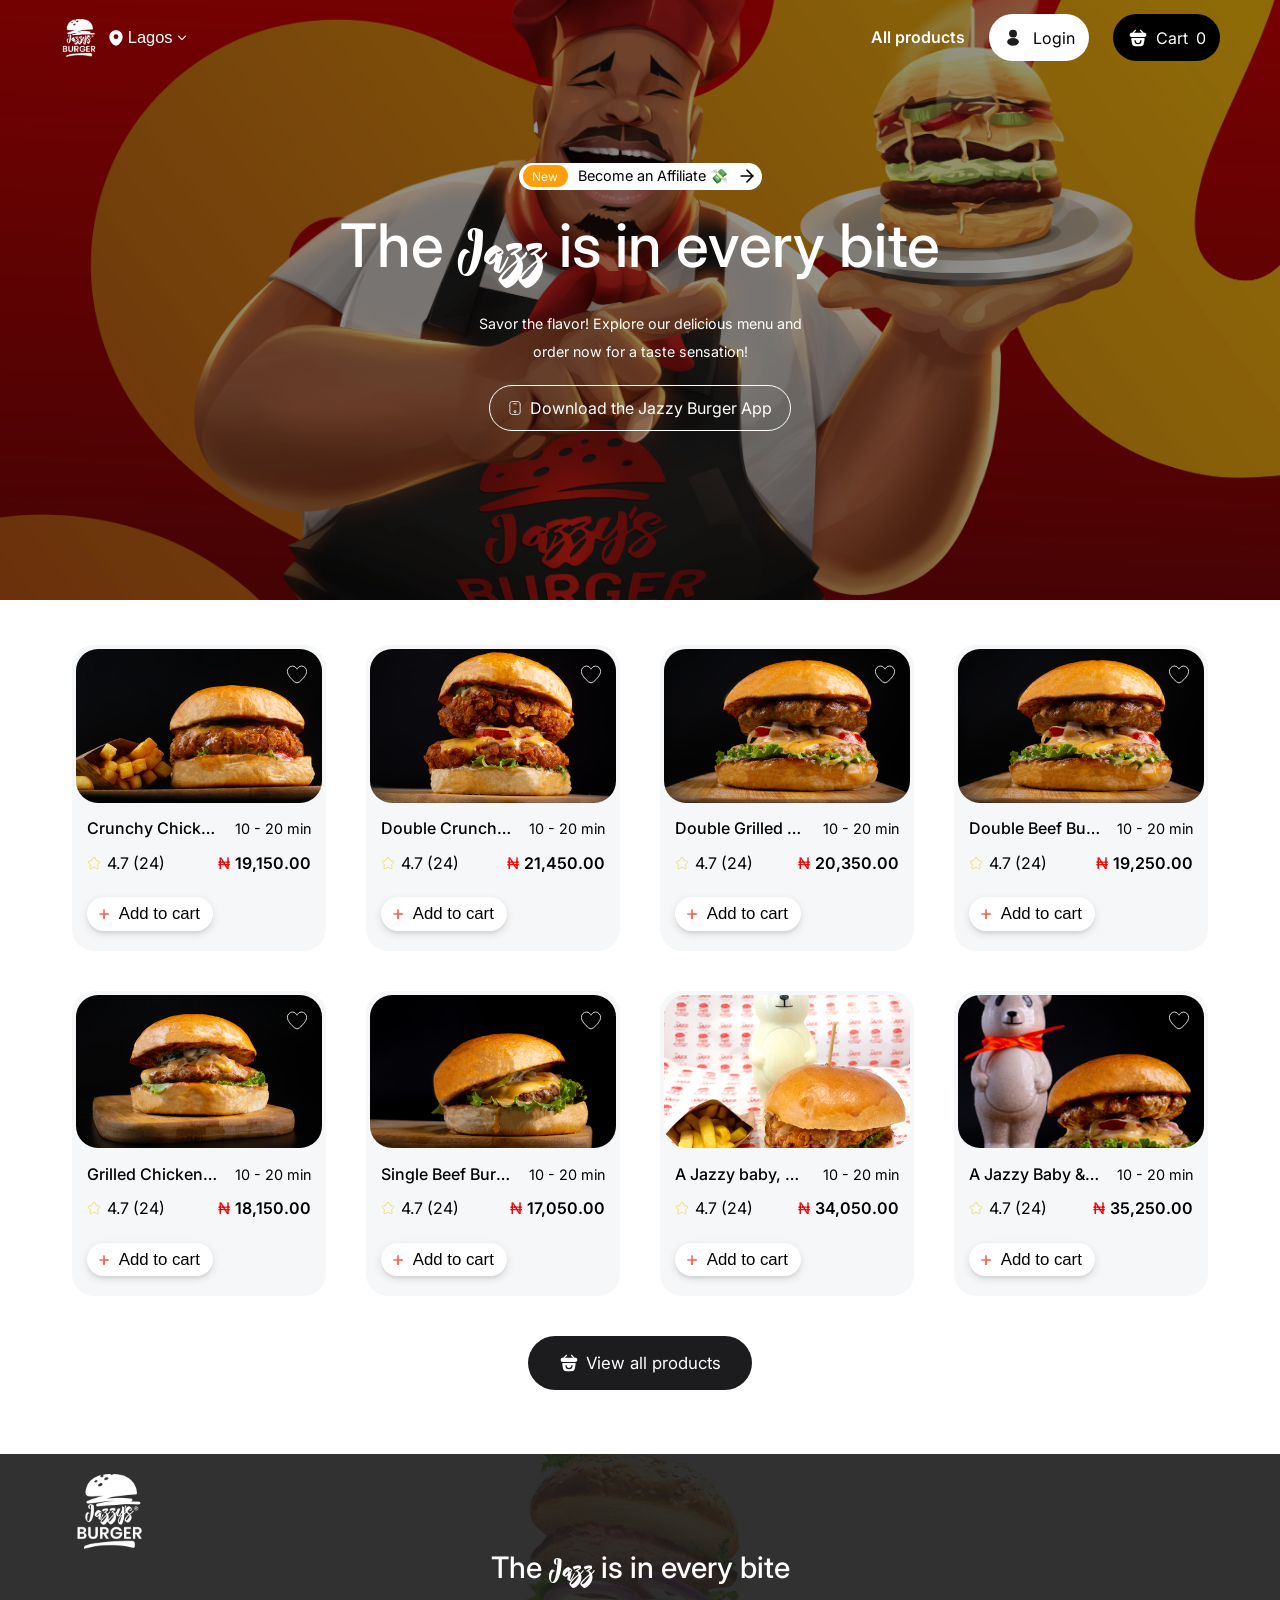
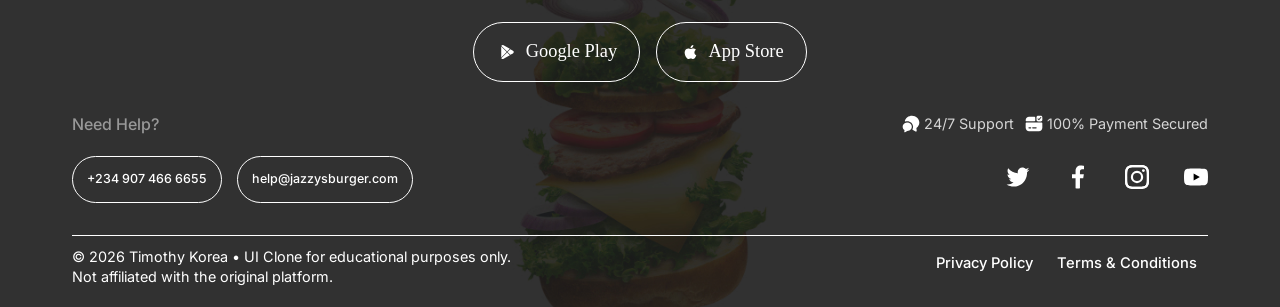
<file: index.html>
<!DOCTYPE html>
<html lang="en">
<head>
    <meta charset="UTF-8">
    <meta name="viewport" content="width=device-width, initial-scale=1.0">
    <meta name="author" content="Timothy korea">
    <meta name="description" content="Frontend clone project of the Jazzy Burger website built with semantic HTML, modern CSS, and vanilla JavaScript for layout and UI recreation practice.">

    <title>Jazzy's Burger: Clone</title>

    <!-- fonts -->
    <link href="https://fonts.googleapis.com/css2?family=Inter:ital,opsz,wght@0,14..32,100..900;1,14..32,100..900&display=swap" rel="stylesheet">

    <!-- favicon -->
    <link href="[data-uri]" rel="icon" type="image/x-icon">

    <!-- my css -->
    <link rel="stylesheet" href="css/base.css">
    <link rel="stylesheet" href="css/component.css">
    <link rel="stylesheet" href="css/layout.css">
    <link rel="stylesheet" href="css/media.css">

    <script type="module" defer src="js/app.js"></script>
</head>

<body>
    
    <section class="hero-section">
    <header class="site-header" role="banner">
            <div class="header-left">
                <img src="assets/images/logo-light.webp" class="logo-img" alt="jazzy burger">
                <button aria-label="choose location" class="location-control" type="button">
                    <svg xmlns="http://www.w3.org/2000/svg" width="18" height="18" fill="none"><path fill="#fff" cursor="pointer" d="M15.465 6.338C14.678 2.873 11.655 1.313 9 1.313h-.007c-2.648 0-5.678 1.552-6.465 5.017-.878 3.87 1.492 7.147 3.637 9.21A4.08 4.08 0 0 0 9 16.688c1.02 0 2.04-.383 2.828-1.148 2.145-2.062 4.515-5.332 3.637-9.202M9 10.095a2.362 2.362 0 1 1 0-4.724 2.362 2.362 0 0 1 0 4.724"></path></svg>
                    <span class="location">Lagos</span>
                    <svg xmlns="http://www.w3.org/2000/svg" fill="none" viewBox="0 0 24 24" class="Icon icon-chevron" style="cursor: pointer; width: 14px; height: 14px;"><path fill="#fff" d="M18.71 8.21a1 1 0 0 0-1.42 0l-4.58 4.58a1 1 0 0 1-1.42 0L6.71 8.21a1 1 0 1 0-1.42 1.41l4.59 4.59a3 3 0 0 0 4.24 0l4.59-4.59a1 1 0 0 0 0-1.41"></path></svg>
                </button>

                <ul aria-label="location select" class="top-site-locations">
                    <li class="locations">
                        <span class="locations-label">Abuja</span>
                        <svg xmlns="http://www.w3.org/2000/svg" fill="none" viewBox="0 0 24 24" class="red-mark-icon" style="cursor: pointer; width: 16px; height: 16px;"><path fill="red" d="M12 2C6.49 2 2 6.49 2 12s4.49 10 10 10 10-4.49 10-10S17.51 2 12 2m4.78 7.7-5.67 5.67a.75.75 0 0 1-1.06 0l-2.83-2.83a.754.754 0 0 1 0-1.06c.29-.29.77-.29 1.06 0l2.3 2.3 5.14-5.14c.29-.29.77-.29 1.06 0s.29.76 0 1.06"></path></svg>
                    </li>
                    <li class="locations">
                        <span class="locations-label">Benin</span>
                        <svg xmlns="http://www.w3.org/2000/svg" fill="none" viewBox="0 0 24 24" class="red-mark-icon"  style="cursor: pointer; width: 16px; height: 16px;"><path fill="red" d="M12 2C6.49 2 2 6.49 2 12s4.49 10 10 10 10-4.49 10-10S17.51 2 12 2m4.78 7.7-5.67 5.67a.75.75 0 0 1-1.06 0l-2.83-2.83a.754.754 0 0 1 0-1.06c.29-.29.77-.29 1.06 0l2.3 2.3 5.14-5.14c.29-.29.77-.29 1.06 0s.29.76 0 1.06"></path></svg>
                    </li>
                    <li class="locations">
                        <span class="locations-label">Lagos</span>
                        <svg xmlns="http://www.w3.org/2000/svg" fill="none" viewBox="0 0 24 24" class="red-mark-icon"  style="cursor: pointer; width: 16px; height: 16px;"><path fill="red" d="M12 2C6.49 2 2 6.49 2 12s4.49 10 10 10 10-4.49 10-10S17.51 2 12 2m4.78 7.7-5.67 5.67a.75.75 0 0 1-1.06 0l-2.83-2.83a.754.754 0 0 1 0-1.06c.29-.29.77-.29 1.06 0l2.3 2.3 5.14-5.14c.29-.29.77-.29 1.06 0s.29.76 0 1.06"></path></svg>
                    </li>
                    <li class="locations bottom-location">
                        <span class="locations-label">PH</span>
                        <span class="new-btn">NEW</span>
                        <svg xmlns="http://www.w3.org/2000/svg" fill="none" viewBox="0 0 24 24" class="red-mark-icon"  style="cursor: pointer; width: 16px; height: 16px;"><path fill="red" d="M12 2C6.49 2 2 6.49 2 12s4.49 10 10 10 10-4.49 10-10S17.51 2 12 2m4.78 7.7-5.67 5.67a.75.75 0 0 1-1.06 0l-2.83-2.83a.754.754 0 0 1 0-1.06c.29-.29.77-.29 1.06 0l2.3 2.3 5.14-5.14c.29-.29.77-.29 1.06 0s.29.76 0 1.06"></path></svg>
                    </li>
                </ul>
            </div>

            <nav class="header-right" aria-label="primary">
                <a href="allproducts.html" class="products-link">All products</a>
                <a href="login.html" class="login-link" aria-label="login">
                    <svg xmlns="http://www.w3.org/2000/svg" width="20" height="20" fill="none"><g fill="#1C1C1E"><path d="M10 1.667a3.96 3.96 0 0 0-3.958 3.958c0 2.142 1.675 3.875 3.858 3.95a.7.7 0 0 1 .183 0h.059000000000000004a3.95 3.95 0 0 0 3.816-3.95A3.96 3.96 0 0 0 10 1.667M14.267 11.163c-2.325-1.55-6.117-1.55-8.459 0-1.058.708-1.641 1.666-1.641 2.691S4.75 15.83 5.8 16.53c1.167.784 2.7 1.175 4.233 1.175 1.534 0 3.067-.392 4.234-1.175 1.05-.708 1.633-1.658 1.633-2.691-.008-1.025-.583-1.975-1.633-2.675"></path></g></svg>
                    <span class="login">Login</span>
                </a>
                <a href="cart.html" class="cart-number">
                    <svg xmlns="http://www.w3.org/2000/svg" width="20" height="20" fill="none"><g fill="#fff"><path d="M16.033 4.65H15.7l-2.817-2.817a.59.59 0 0 0-.825 0 .59.59 0 0 0 0 .825L14.05 4.65h-8.1l1.992-1.992a.59.59 0 0 0 0-.825.59.59 0 0 0-.825 0L4.308 4.65h-.333c-.75 0-2.308 0-2.308 2.133 0 .809.166 1.342.516 1.692.2.208.442.317.7.375.242.058.5.067.75.067h12.734c.258 0 .5-.017.733-.067.7-.167 1.233-.667 1.233-2.067 0-2.133-1.558-2.133-2.3-2.133M15.875 10H4.058a.832.832 0 0 0-.825.967l.7 4.283c.234 1.433.859 3.083 3.634 3.083h4.675c2.808 0 3.308-1.408 3.608-2.983l.842-4.358a.83.83 0 0 0-.817-.992M10 16.25a3.55 3.55 0 0 1-3.542-3.542.63.63 0 0 1 .625-.625.63.63 0 0 1 .625.625A2.29 2.29 0 0 0 10 15a2.29 2.29 0 0 0 2.292-2.292.63.63 0 0 1 .625-.625.63.63 0 0 1 .625.625A3.55 3.55 0 0 1 10 16.25"></path></g></svg>
                    <span class="cart-text">Cart</span>
                    <span class="cart-count">0</span>
                </a>
            </nav>
    </header>    

        <div class="hero-content">
                <a href="login.html" class="affiliate-link" aria-label="become an affiliate">
                    <span class="badge">New</span>
                    <span class="affiliate-link-text">Become an Affiliate 💸</span>
                    <svg xmlns="http://www.w3.org/2000/svg" width="20" height="20" viewBox="0 0 24 24" fill="none" stroke="currentColor" stroke-width="2" stroke-linecap="round" stroke-linejoin="round" class="right-arrow"><path d="M5 12h14"></path><path d="m12 5 7 7-7 7"></path></svg>
                </a>

                <h1 class="hero-title">The <span class="accent-text">Jazz</span> is in every bite</h1>
                <p class="hero-supporting-text">Savor the flavor! Explore our delicious menu and order now for a taste sensation!</p>

                <a href="#" class="cta-btn"  aria-label="download the jazzy burger app">
                    <svg xmlns="http://www.w3.org/2000/svg" fill="none" viewBox="0 0 24 26" class="Icon mobile-phone-icon" style="cursor: pointer; width: 14px; height: 14px;"><path stroke="#fff" stroke-linecap="round" stroke-linejoin="round" stroke-width="1.5" d="M21.6 7v12c0 4.8-1.2 6-6 6H8.4c-4.8 0-6-1.2-6-6V7c0-4.8 1.2-6 6-6h7.2c4.8 0 6 1.2 6 6M14.4 5.2H9.6"></path><path stroke="#fff" stroke-linecap="round" stroke-linejoin="round" stroke-width="1.5" d="M12 21.52a1.86 1.86 0 1 0 0-3.72 1.86 1.86 0 0 0 0 3.72"></path></svg>

                    <span class="cta-text">
                        Download the Jazzy Burger App
                    </span>
                </a>
        </div>
    </section>


    <main class="container">
        <section class="burger-image-grid">
        </section>
        <div class="view-products-wrapper">
            <a href="allproducts.html" class="view-products">
                <img src="assets/icons/cart.svg" class="cart" alt="cart image">
                <span class="products-link-text">View all products</span>   
            </a>
        </div>
    </main>


    <footer class="site-footer">
        <div class="container pd-top-bt">
            <img src="assets/images/logo-light.webp" class="footer-brand-img" alt="brand name">
            <h2 class="footer-title">The <span class="accent-text">Jazz</span> is in every bite</h2>
            <nav aria-label="download app" class="download-app">
                <a href="#" class="google-play">
                    <svg xmlns="http://www.w3.org/2000/svg" fill="none" viewBox="0 0 24 24" class="Icon-module-scss-module__4iVZmW__icon undefined undefined " style="cursor: pointer; width: 22.987px; height: 14px;"><path fill="#fff" fill-rule="evenodd" d="M16.056 6.601 5.335.384A2.7 2.7 0 0 0 3.948 0C2.914 0 2.003.62 1.556 1.489l.089.088 9.717 9.716zM1.264 2.611V21.39L10.655 12zm.292 19.9C2.004 23.382 2.914 24 3.948 24c.496 0 .962-.134 1.361-.37l.032-.018 10.732-6.195-4.71-4.71-9.718 9.716zM16.97 16.9l4.353-2.513a2.685 2.685 0 0 0 .017-4.72l-.01-.007-4.38-2.54L12.07 12z" clip-rule="evenodd"></path></svg>
                    <span>Google Play</span>
                </a>
                <a href="#" class="app-store">
                    <svg xmlns="http://www.w3.org/2000/svg" fill="none" viewBox="0 0 24 24" class="Icon-module-scss-module__4iVZmW__icon undefined undefined " style="cursor: pointer; width: 22.987px; height: 14px;"><path fill="#fff" d="M18.705 12.763c.024-1.853 1.043-3.606 2.66-4.576-1.02-1.422-2.728-2.324-4.506-2.378-1.895-.194-3.733 1.107-4.7 1.107-.984 0-2.471-1.088-4.073-1.056C6 5.926 4.052 7.085 3.036 8.867c-2.183 3.69-.554 9.114 1.537 12.097 1.047 1.46 2.27 3.092 3.87 3.035 1.566-.064 2.15-.975 4.04-.975 1.873 0 2.422.974 4.054.938 1.68-.027 2.74-1.468 3.749-2.942A12 12 0 0 0 22 17.612c-1.975-.816-3.293-2.756-3.296-4.849M15.62 3.847A5.29 5.29 0 0 0 16.88 0a5.64 5.64 0 0 0-3.621 1.83 5.08 5.08 0 0 0-1.291 3.704c1.4.014 2.776-.621 3.654-1.687"></path></svg>
                    <span>App Store</span>
                </a>
            </nav>

            <nav aria-label="footer" class="footer-dflex">
                <section class="footer-top-sect">
                    <h3 class="section-text">Need Help?</h3>
                    <ul class="section-links">
                        <li class="support">
                            <svg xmlns="http://www.w3.org/2000/svg" fill="none" viewBox="0 0 24 24" class="Icon-module-scss-module__4iVZmW__icon undefined undefined " style="cursor: pointer; width: 20px; height: 20px;"><path fill="#fff" d="m18.47 16.83.39 3.16c.1.83-.79 1.41-1.5.98l-3.46-2.06c-.24-.14-.3-.44-.17-.68.5-.92.77-1.96.77-3 0-3.66-3.14-6.64-7-6.64-.79 0-1.56.12-2.28.36a.505.505 0 0 1-.64-.6C5.49 4.71 8.99 2 13.17 2 18.05 2 22 5.69 22 10.24c0 2.7-1.39 5.09-3.53 6.59"></path><path fill="#fff" d="M13 15.23c0 1.19-.44 2.29-1.18 3.16-.99 1.2-2.56 1.97-4.32 1.97l-2.61 1.55c-.44.27-1-.1-.94-.61l.25-1.97C2.86 18.4 2 16.91 2 15.23c0-1.76.94-3.31 2.38-4.23.89-.58 1.96-.91 3.12-.91 3.04 0 5.5 2.3 5.5 5.14"></path></svg>
                            <span class="support-text">24/7 Support</span>
                        </li>

                        <li class="payment">
                            <svg xmlns="http://www.w3.org/2000/svg" fill="none" viewBox="0 0 24 24" class="Icon-module-scss-module__4iVZmW__icon undefined undefined " style="cursor: pointer; width: 20px; height: 20px;"><path fill="#fff" d="M2 11.46v5c0 2.29 1.85 4.14 4.14 4.14h11.71c2.29 0 4.15-1.86 4.15-4.15v-4.99c0-.67-.54-1.21-1.21-1.21H3.21c-.67 0-1.21.54-1.21 1.21m6 5.79H6c-.41 0-.75-.34-.75-.75s.34-.75.75-.75h2c.41 0 .75.34.75.75s-.34.75-.75.75m6.5 0h-4c-.41 0-.75-.34-.75-.75s.34-.75.75-.75h4c.41 0 .75.34.75.75s-.34.75-.75.75M13.5 4.61v2.93c0 .67-.54 1.21-1.21 1.21H3.21C2.53 8.75 2 8.19 2 7.52c.01-1.13.46-2.16 1.21-2.91S5 3.4 6.14 3.4h6.15c.67 0 1.21.54 1.21 1.21M19.97 2h-2.94C15.76 2 15 2.76 15 4.03v2.94C15 8.24 15.76 9 17.03 9h2.94C21.24 9 22 8.24 22 6.97V4.03C22 2.76 21.24 2 19.97 2m.66 2.45-2.37 2.77a.5.5 0 0 1-.37.18h-.02c-.14 0-.27-.05-.37-.15l-1.1-1.08a.52.52 0 0 1 0-.73c.2-.2.53-.21.73 0l.7.69 2-2.34c.19-.22.51-.24.73-.06.23.18.25.51.07.72"></path></svg>
                            <span class="payment-text">100% Payment Secured</span>
                        </li>
                    </ul>
                </section>


                <section class="footer-bottom-sect">
                    <nav class="contact-links" aria-label="contact">
                        <a href="#" class="call-line">+234 907 466 6655</a>
                        <a href="#" class="help-url">help@jazzysburger.com</a>
                    </nav>

                    <ul class="social-links">
                        <li>
                            <a href="#">
                                <svg xmlns="http://www.w3.org/2000/svg" fill="none" viewBox="0 0 24 24" class="Icon-module-scss-module__4iVZmW__icon undefined undefined " style="cursor: pointer; width: 24px; height: 24px;"><path fill="#fff" d="M21.057 7.18c.01.212.01.414.01.625.009 6.403-4.696 13.795-13.3 13.795-2.537 0-5.028-.758-7.167-2.18a9.174 9.174 0 0 0 6.918-2.016c-2-.038-3.76-1.391-4.371-3.369a4.37 4.37 0 0 0 2.111-.086c-2.176-.442-3.741-2.429-3.75-4.743V9.15c.648.374 1.38.585 2.12.605C1.582 8.333.943 5.5 2.184 3.284c2.38 3.033 5.88 4.866 9.64 5.068a4.98 4.98 0 0 1 1.352-4.637c1.88-1.833 4.844-1.737 6.622.211a9.1 9.1 0 0 0 2.972-1.18 4.86 4.86 0 0 1-2.055 2.678 9.4 9.4 0 0 0 2.685-.758 9.8 9.8 0 0 1-2.343 2.515"></path></svg>
                            </a>
                        </li>
                        <li>
                            <a href="#">
                                <svg xmlns="http://www.w3.org/2000/svg" fill="none" viewBox="0 0 24 24" class="Icon-module-scss-module__4iVZmW__icon undefined undefined " style="cursor: pointer; width: 24px; height: 24px;"><path fill="#fff" d="m17.214 13.328.622-4.095h-3.89V6.577c0-1.12.542-2.214 2.284-2.214H18V.877S16.395.6 14.86.6c-3.205 0-5.298 1.962-5.298 5.512v3.121H6v4.095h3.562v9.9q1.073.172 2.191.172 1.12 0 2.192-.172v-9.9z"></path></svg>
                            </a>
                        </li>
                        <li>
                            <a href="#">
                                <svg xmlns="http://www.w3.org/2000/svg" fill="none" viewBox="0 0 24 24" class="Icon-module-scss-module__4iVZmW__icon undefined undefined " style="cursor: pointer; width: 24px; height: 24px;"><path fill="#fff" d="M23.933 7.052c-.058-1.278-.264-2.152-.557-2.916a5.85 5.85 0 0 0-1.383-2.123A5.9 5.9 0 0 0 19.871.629c-.763-.298-1.637-.5-2.914-.557C15.675.014 15.267 0 12.012 0c-3.26 0-3.668.014-4.945.072S4.917.336 4.153.63a5.8 5.8 0 0 0-2.127 1.384A5.9 5.9 0 0 0 .644 4.136C.35 4.9.144 5.774.087 7.052.029 8.335.015 8.743.015 12c0 3.262.014 3.67.072 4.948S.35 19.1.644 19.864a5.85 5.85 0 0 0 1.382 2.123 5.8 5.8 0 0 0 2.122 1.384c.764.298 1.637.5 2.914.557 1.282.058 1.69.072 4.945.072 3.26 0 3.668-.014 4.945-.072s2.151-.264 2.915-.557a5.85 5.85 0 0 0 2.122-1.384 5.9 5.9 0 0 0 1.382-2.123c.298-.764.5-1.638.557-2.916.058-1.283.072-1.691.072-4.948s-.01-3.67-.067-4.948m-2.156 9.8c-.052 1.172-.25 1.81-.413 2.229-.216.557-.48.96-.902 1.383s-.821.678-1.383.904c-.422.163-1.06.36-2.227.413-1.263.057-1.642.072-4.85.072-3.206 0-3.586-.015-4.848-.072-1.172-.053-1.81-.25-2.228-.413a3.7 3.7 0 0 1-1.383-.904 3.8 3.8 0 0 1-.902-1.383c-.163-.423-.36-1.062-.413-2.23C2.17 15.59 2.156 15.21 2.156 12s.014-3.588.072-4.852c.053-1.172.25-1.81.413-2.229.216-.557.48-.96.902-1.383a3.8 3.8 0 0 1 1.383-.903c.423-.164 1.061-.36 2.228-.414 1.262-.057 1.642-.072 4.849-.072s3.586.015 4.849.072c1.171.053 1.81.25 2.227.414.557.216.96.48 1.383.903.422.422.677.821.902 1.383.164.423.36 1.062.413 2.23.058 1.263.072 1.642.072 4.851s-.019 3.589-.072 4.852"></path><path fill="#fff" d="M12.003 5.832A6.164 6.164 0 0 0 5.838 12a6.164 6.164 0 1 0 12.33 0 6.16 6.16 0 0 0-6.165-6.168m0 10.17a4 4 0 0 1-4-4.002 4 4 0 0 1 4-4.002A4 4 0 0 1 16.002 12a4 4 0 0 1-4 4.002M18.407 7.033a1.44 1.44 0 1 0 0-2.882 1.44 1.44 0 0 0 0 2.882"></path><path fill="#fff" d="M0 12c0 3.262.014 3.67.072 4.948s.264 2.152.557 2.916a5.85 5.85 0 0 0 1.383 2.123 5.85 5.85 0 0 0 2.122 1.384c.763.298 1.637.5 2.914.557 1.282.058 1.69.072 4.945.072 3.26 0 3.668-.014 4.945-.072s2.15-.264 2.914-.557a5.85 5.85 0 0 0 2.122-1.384 5.85 5.85 0 0 0 1.383-2.123c.297-.764.499-1.638.557-2.916.057-1.283.072-1.691.072-4.948 0-3.262-.015-3.67-.072-4.948-.058-1.278-.265-2.152-.557-2.916a5.85 5.85 0 0 0-1.383-2.123A5.7 5.7 0 0 0 19.857.629c-.764-.298-1.637-.5-2.914-.557C15.66.014 15.253 0 11.998 0 8.738 0 8.33.014 7.053.072S4.902.336 4.138.63a5.85 5.85 0 0 0-2.122 1.384A5.9 5.9 0 0 0 .634 4.136C.336 4.9.13 5.774.072 7.052S0 8.738 0 12m2.165 0c0-3.204.015-3.588.072-4.852.053-1.172.25-1.81.413-2.229.216-.557.48-.96.903-1.383a3.8 3.8 0 0 1 1.382-.903c.423-.164 1.061-.36 2.228-.414 1.263-.057 1.642-.072 4.849-.072s3.586.015 4.849.072c1.171.053 1.81.25 2.228.414.556.216.96.48 1.382.903.423.422.677.821.903 1.383.163.423.36 1.062.413 2.23.057 1.263.072 1.642.072 4.851s-.015 3.589-.072 4.852c-.053 1.172-.25 1.81-.413 2.229a3.74 3.74 0 0 1-.903 1.383 3.8 3.8 0 0 1-1.382.904c-.423.163-1.061.36-2.228.413-1.263.057-1.642.072-4.849.072s-3.586-.015-4.849-.072c-1.171-.053-1.81-.25-2.228-.413a3.7 3.7 0 0 1-1.382-.904 3.8 3.8 0 0 1-.903-1.383c-.163-.423-.36-1.062-.413-2.23-.062-1.262-.072-1.647-.072-4.851"></path></svg>
                            </a>
                        </li>
                        <li>
                            <a href="#">
                                <svg xmlns="http://www.w3.org/2000/svg" fill="000" viewBox="0 0 24 24" class="Icon-module-scss-module__4iVZmW__icon Footer-module-scss-module__rJtC3W__youtube undefined " style="cursor: pointer; width: 24px; height: 24px;"><path fill="#fff" d="M23.506 6.23a3.01 3.01 0 0 0-2.116-2.116C19.512 3.6 12 3.6 12 3.6s-7.512 0-9.39.494A3.07 3.07 0 0 0 .494 6.23C0 8.107 0 12.002 0 12.002s0 3.914.494 5.773A3.01 3.01 0 0 0 2.61 19.89c1.897.514 9.39.514 9.39.514s7.512 0 9.39-.494a3.01 3.01 0 0 0 2.116-2.116C24 15.916 24 12.022 24 12.022s.02-3.915-.494-5.793"></path><path d="m9.608 15.6 6.247-3.598-6.247-3.598z"></path></svg>
                            </a>
                        </li>
                    </ul>
                </section>
            </nav>

            <hr class="section-divider">

            <div class="footer-bottom">
                <p class="copyright">© 2026 <a href="#">Timothy Korea</a> • UI Clone for educational purposes only. Not affiliated with the original platform.</p>
                <ul class="legal">
                    <li class="privacy">
                        <a href="#">Privacy Policy</a>
                    </li>
                    <li class="terms">
                        <a href="#">Terms & Conditions</a>
                    </li>
                </ul>
            </div>
        </div>
    </footer>
</body>
</html>
</file>
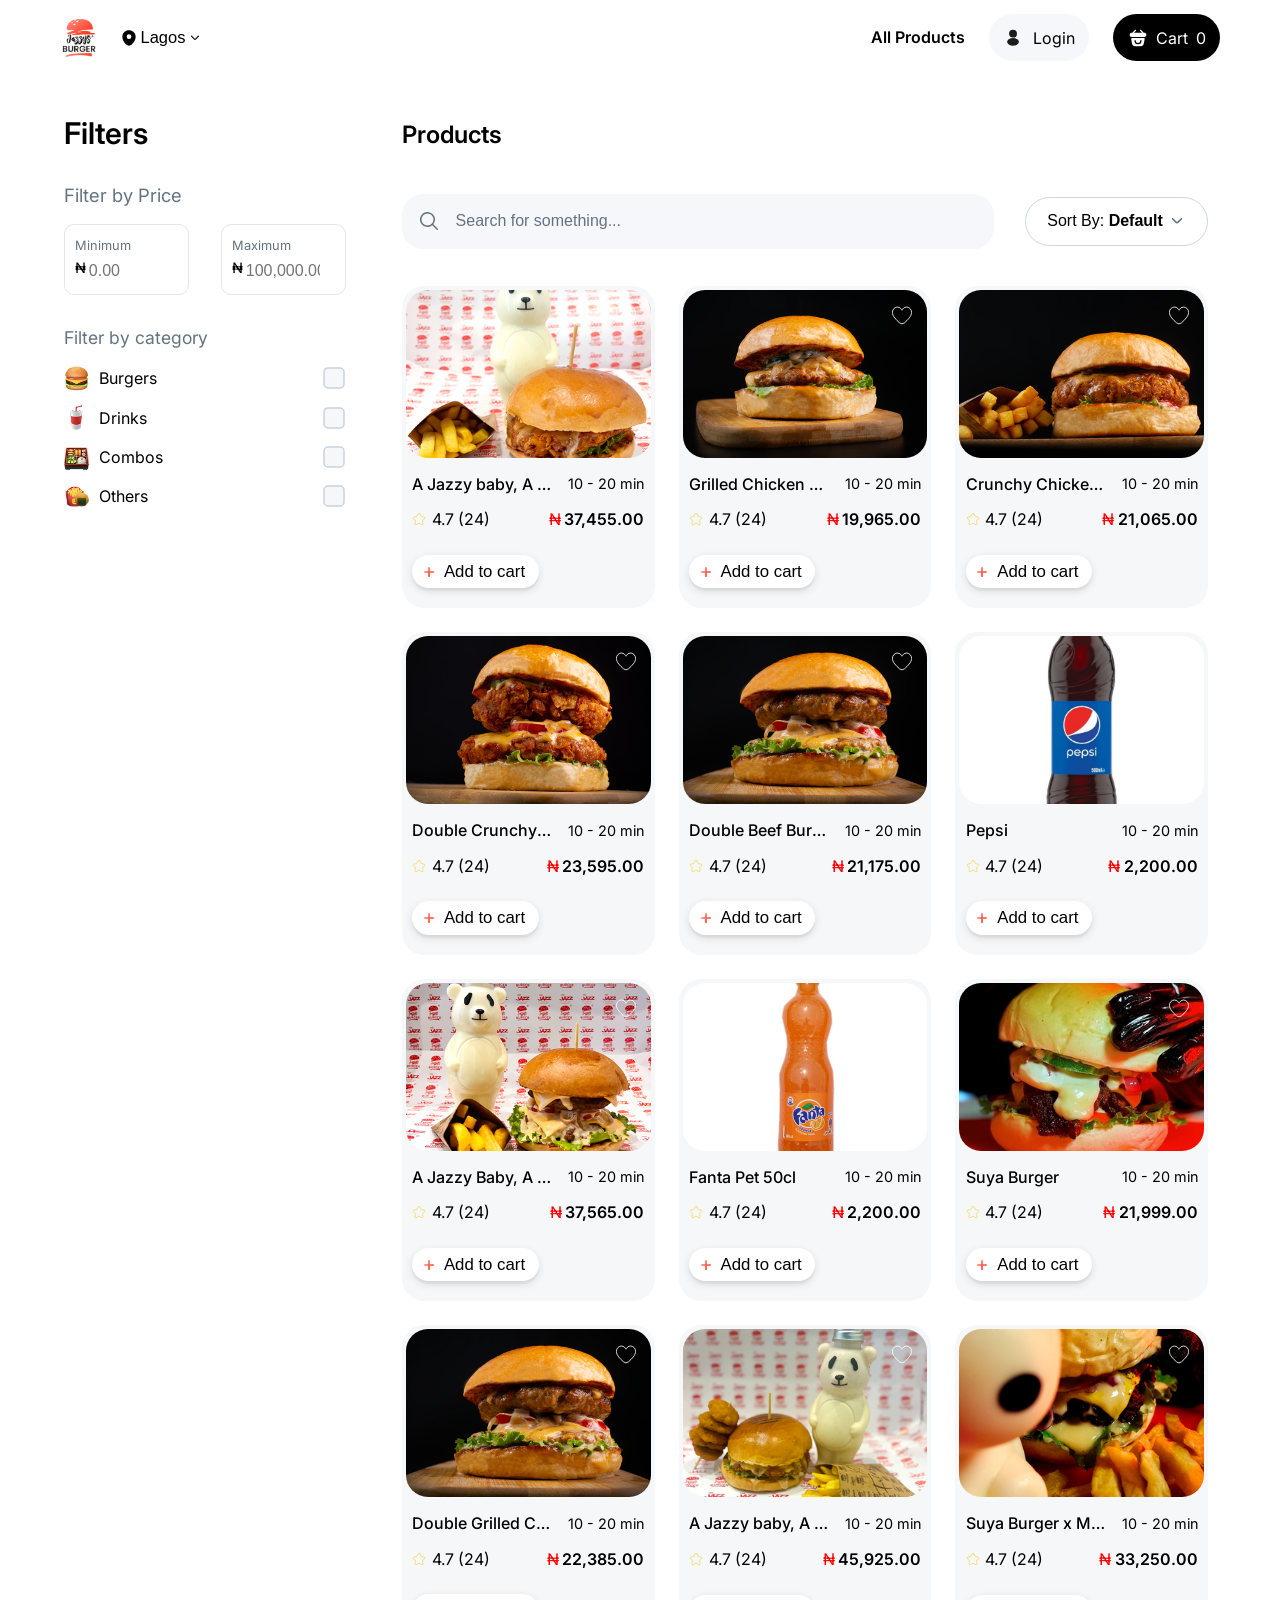
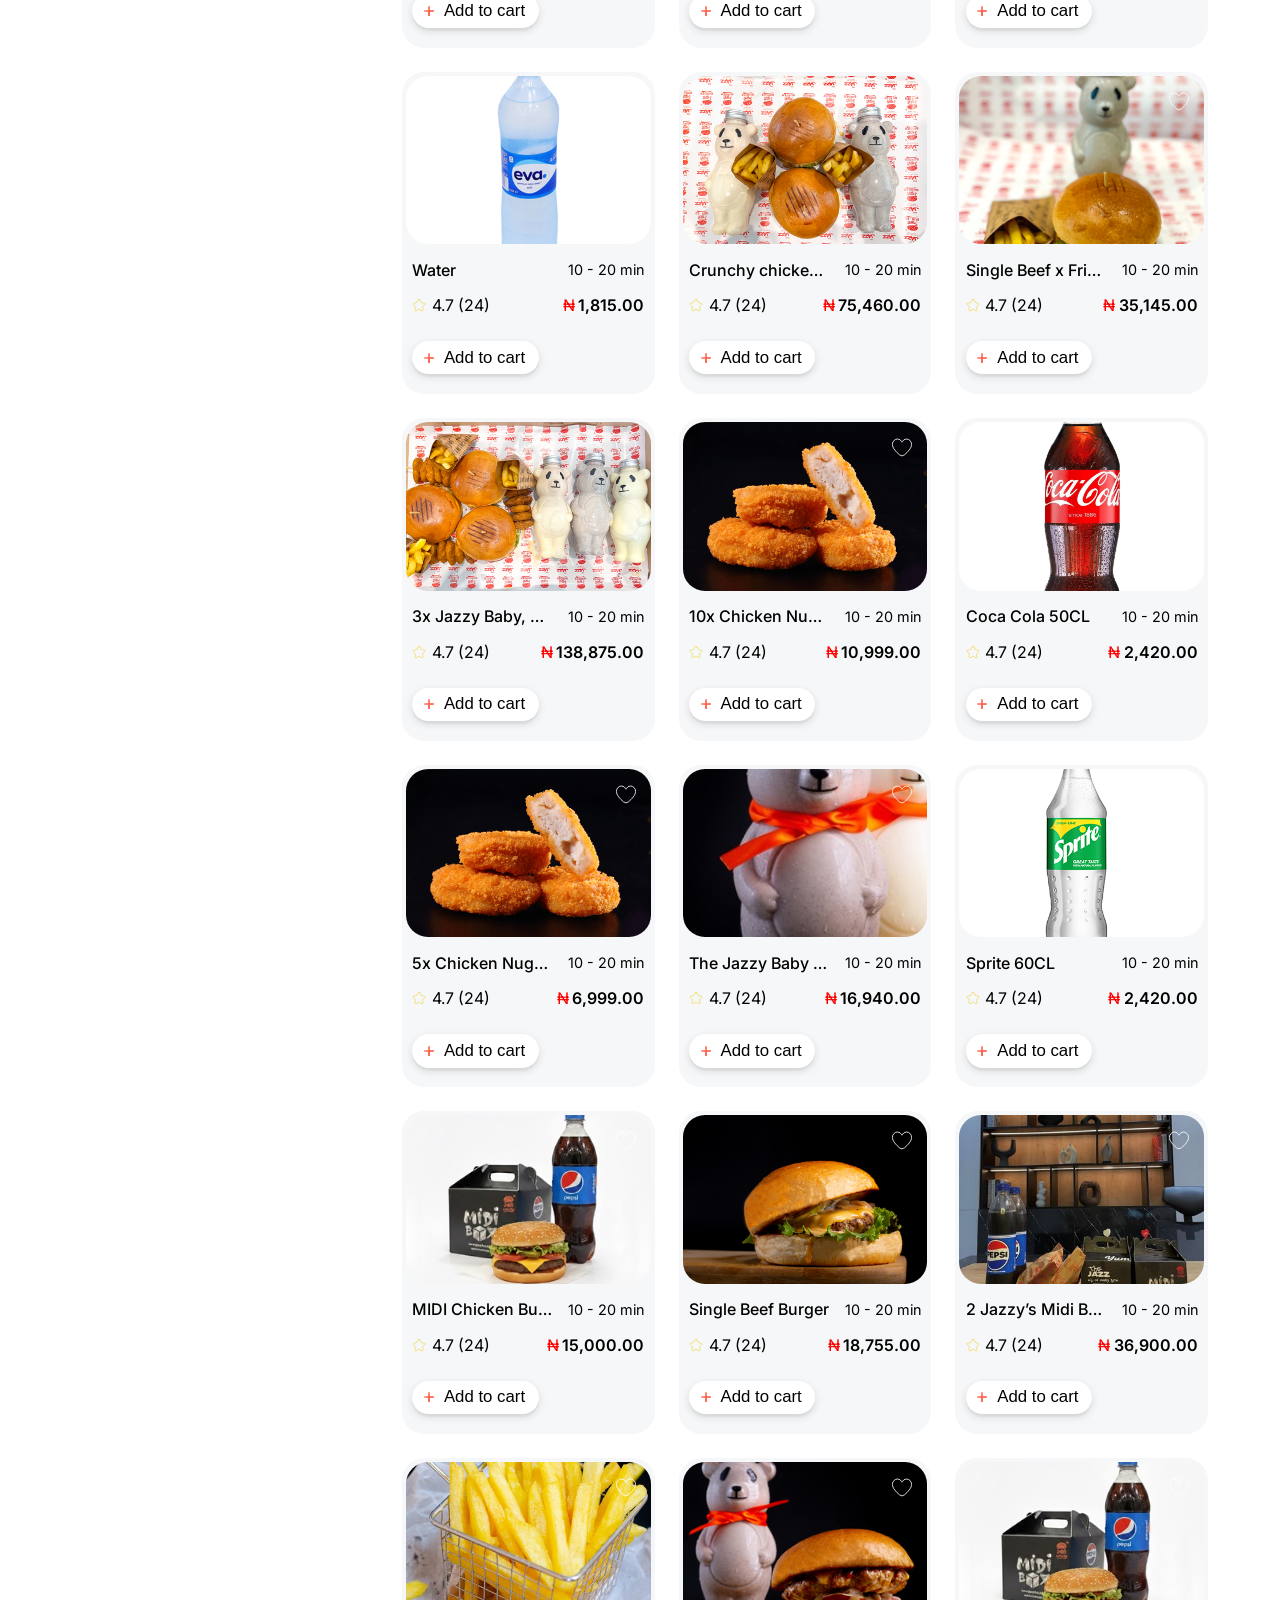
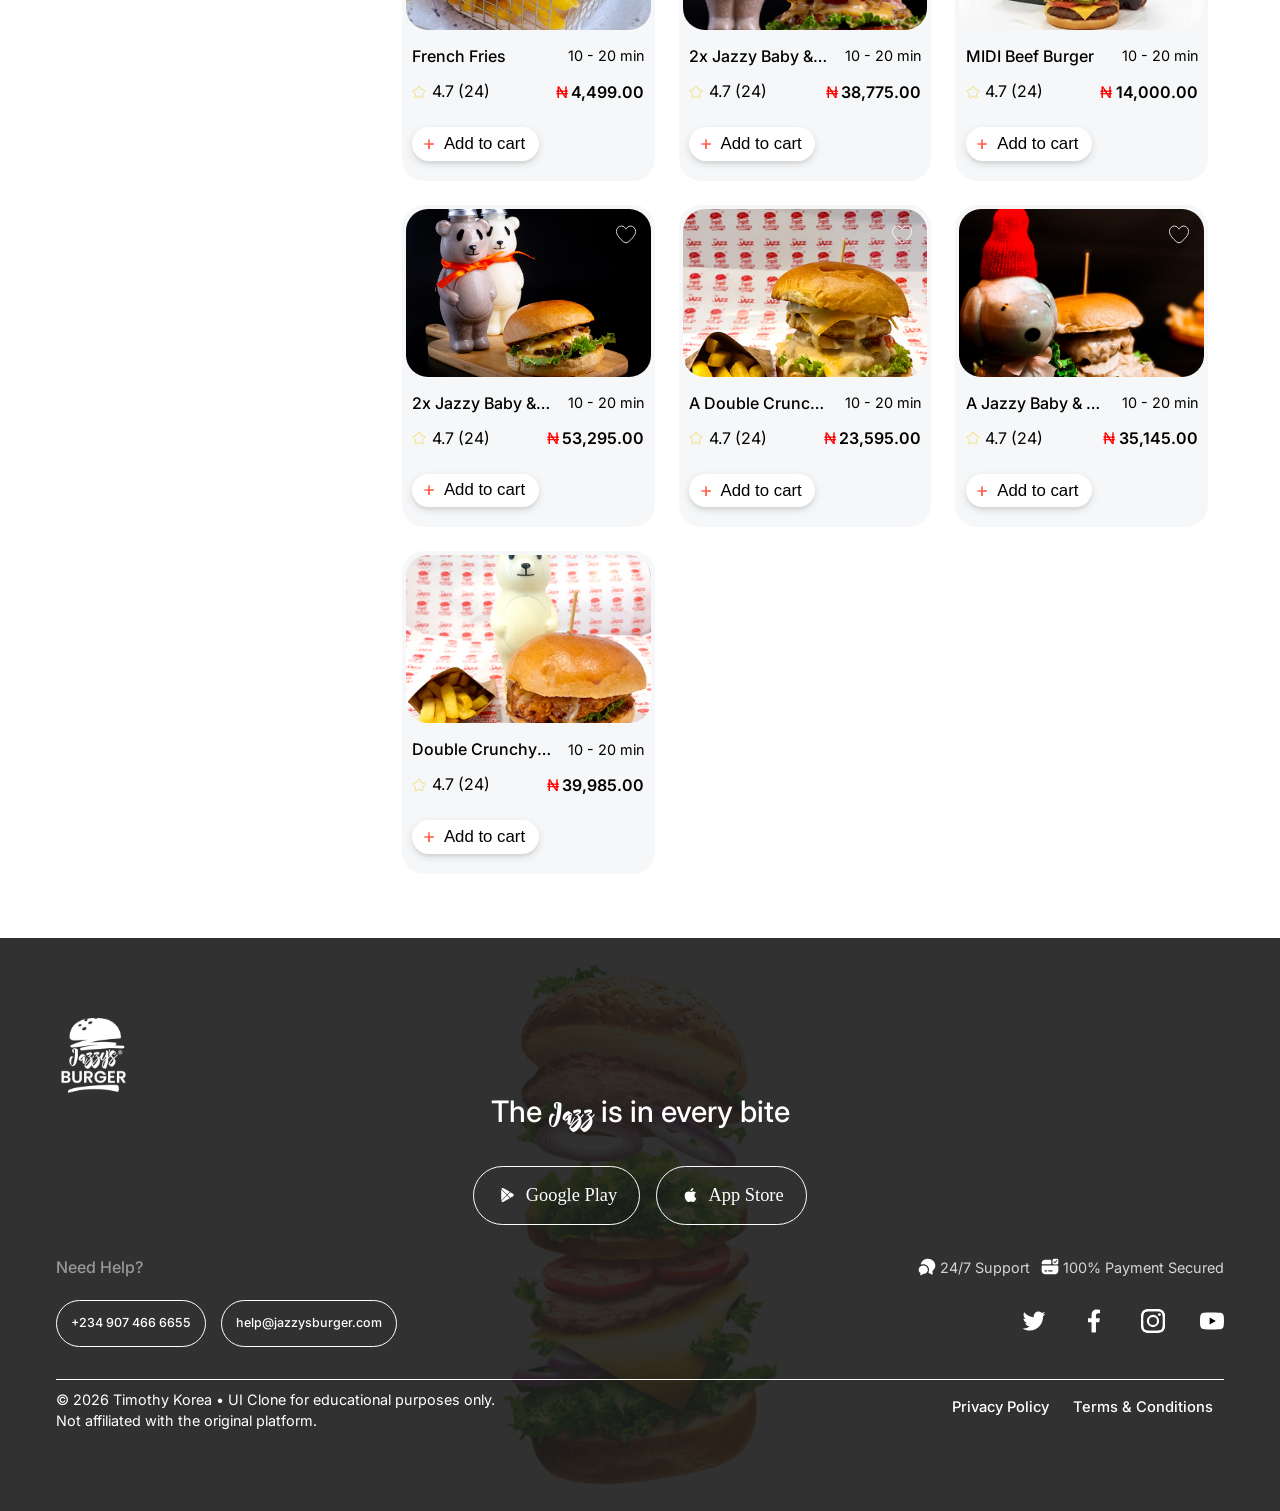
<file: allproducts.html>
<!DOCTYPE html>
<html lang="en">
<head>
    <meta charset="UTF-8">
    <meta name="viewport" content="width=device-width, initial-scale=1.0">
    <meta name="author" content="Timothy korea">
    <meta name="description" content="Frontend clone project of the Jazzy Burger website built with semantic HTML, modern CSS, and vanilla JavaScript for layout and UI recreation practice.">

    <title>Jazzy's Burger: Clone</title>

    <!-- fonts -->
    <link href="https://fonts.googleapis.com/css2?family=Inter:ital,opsz,wght@0,14..32,100..900;1,14..32,100..900&display=swap" rel="stylesheet">

    <!-- favicon -->
    <link href="[data-uri]" rel="icon" type="image/x-icon">

    <!-- my css -->
    <link rel="stylesheet" href="css/all-products.css">
    <link rel="stylesheet" href="css/all-products-media.css">

    <!-- script -->
    <script type="module" defer src="./js/all-products.js"></script>
</head>

<body>
    <header class="site-header" role="banner">
            <div class="header-left">
                <img src="assets/images/logo-dark.webp" class="logo-img" alt="jazzy burger">
                <button aria-label="choose location" class="location-control" type="button">
                    <svg xmlns="http://www.w3.org/2000/svg" width="18" height="18" fill="none"><path fill="#000" cursor="pointer" d="M15.465 6.338C14.678 2.873 11.655 1.313 9 1.313h-.007c-2.648 0-5.678 1.552-6.465 5.017-.878 3.87 1.492 7.147 3.637 9.21A4.08 4.08 0 0 0 9 16.688c1.02 0 2.04-.383 2.828-1.148 2.145-2.062 4.515-5.332 3.637-9.202M9 10.095a2.362 2.362 0 1 1 0-4.724 2.362 2.362 0 0 1 0 4.724"></path></svg>
                    <span class="location">Lagos</span>
                    <svg xmlns="http://www.w3.org/2000/svg" fill="#000" viewBox="0 0 24 24" class="Icon icon-chevron" style="cursor: pointer; width: 14px; height: 14px;"><path fill="#000" d="M18.71 8.21a1 1 0 0 0-1.42 0l-4.58 4.58a1 1 0 0 1-1.42 0L6.71 8.21a1 1 0 1 0-1.42 1.41l4.59 4.59a3 3 0 0 0 4.24 0l4.59-4.59a1 1 0 0 0 0-1.41"></path></svg>
                </button>

                <ul aria-label="location select" class="top-site-locations">
                    <li class="locations">
                        <span class="locations-label">Abuja</span>
                        <svg xmlns="http://www.w3.org/2000/svg" fill="none" viewBox="0 0 24 24" class="red-mark-icon" style="cursor: pointer; width: 16px; height: 16px;"><path fill="red" d="M12 2C6.49 2 2 6.49 2 12s4.49 10 10 10 10-4.49 10-10S17.51 2 12 2m4.78 7.7-5.67 5.67a.75.75 0 0 1-1.06 0l-2.83-2.83a.754.754 0 0 1 0-1.06c.29-.29.77-.29 1.06 0l2.3 2.3 5.14-5.14c.29-.29.77-.29 1.06 0s.29.76 0 1.06"></path></svg>
                    </li>
                    <li class="locations">
                        <span class="locations-label">Benin</span>
                        <svg xmlns="http://www.w3.org/2000/svg" fill="none" viewBox="0 0 24 24" class="red-mark-icon"  style="cursor: pointer; width: 16px; height: 16px;"><path fill="red" d="M12 2C6.49 2 2 6.49 2 12s4.49 10 10 10 10-4.49 10-10S17.51 2 12 2m4.78 7.7-5.67 5.67a.75.75 0 0 1-1.06 0l-2.83-2.83a.754.754 0 0 1 0-1.06c.29-.29.77-.29 1.06 0l2.3 2.3 5.14-5.14c.29-.29.77-.29 1.06 0s.29.76 0 1.06"></path></svg>
                    </li>
                    <li class="locations">
                        <span class="locations-label">Lagos</span>
                        <svg xmlns="http://www.w3.org/2000/svg" fill="none" viewBox="0 0 24 24" class="red-mark-icon"  style="cursor: pointer; width: 16px; height: 16px;"><path fill="red" d="M12 2C6.49 2 2 6.49 2 12s4.49 10 10 10 10-4.49 10-10S17.51 2 12 2m4.78 7.7-5.67 5.67a.75.75 0 0 1-1.06 0l-2.83-2.83a.754.754 0 0 1 0-1.06c.29-.29.77-.29 1.06 0l2.3 2.3 5.14-5.14c.29-.29.77-.29 1.06 0s.29.76 0 1.06"></path></svg>
                    </li>
                    <li class="locations bottom-location">
                        <span class="locations-label">PH</span>
                        <span class="new-btn">NEW</span>
                        <svg xmlns="http://www.w3.org/2000/svg" fill="none" viewBox="0 0 24 24" class="red-mark-icon"  style="cursor: pointer; width: 16px; height: 16px;"><path fill="red" d="M12 2C6.49 2 2 6.49 2 12s4.49 10 10 10 10-4.49 10-10S17.51 2 12 2m4.78 7.7-5.67 5.67a.75.75 0 0 1-1.06 0l-2.83-2.83a.754.754 0 0 1 0-1.06c.29-.29.77-.29 1.06 0l2.3 2.3 5.14-5.14c.29-.29.77-.29 1.06 0s.29.76 0 1.06"></path></svg>
                    </li>
                </ul>
            </div>

            <nav class="header-right" aria-label="primary">
                <a href="allproducts.html" class="products-link">All Products</a>
                <a href="login.html" class="login-link" aria-label="login">
                    <svg xmlns="http://www.w3.org/2000/svg" width="20" height="20" fill="none"><g fill="#1C1C1E"><path d="M10 1.667a3.96 3.96 0 0 0-3.958 3.958c0 2.142 1.675 3.875 3.858 3.95a.7.7 0 0 1 .183 0h.059000000000000004a3.95 3.95 0 0 0 3.816-3.95A3.96 3.96 0 0 0 10 1.667M14.267 11.163c-2.325-1.55-6.117-1.55-8.459 0-1.058.708-1.641 1.666-1.641 2.691S4.75 15.83 5.8 16.53c1.167.784 2.7 1.175 4.233 1.175 1.534 0 3.067-.392 4.234-1.175 1.05-.708 1.633-1.658 1.633-2.691-.008-1.025-.583-1.975-1.633-2.675"></path></g></svg>
                    <span class="login">Login</span>
                </a>
                <a href="cart.html" class="cart-number">
                    <svg xmlns="http://www.w3.org/2000/svg" width="20" height="20" fill="none"><g fill="#fff"><path d="M16.033 4.65H15.7l-2.817-2.817a.59.59 0 0 0-.825 0 .59.59 0 0 0 0 .825L14.05 4.65h-8.1l1.992-1.992a.59.59 0 0 0 0-.825.59.59 0 0 0-.825 0L4.308 4.65h-.333c-.75 0-2.308 0-2.308 2.133 0 .809.166 1.342.516 1.692.2.208.442.317.7.375.242.058.5.067.75.067h12.734c.258 0 .5-.017.733-.067.7-.167 1.233-.667 1.233-2.067 0-2.133-1.558-2.133-2.3-2.133M15.875 10H4.058a.832.832 0 0 0-.825.967l.7 4.283c.234 1.433.859 3.083 3.634 3.083h4.675c2.808 0 3.308-1.408 3.608-2.983l.842-4.358a.83.83 0 0 0-.817-.992M10 16.25a3.55 3.55 0 0 1-3.542-3.542.63.63 0 0 1 .625-.625.63.63 0 0 1 .625.625A2.29 2.29 0 0 0 10 15a2.29 2.29 0 0 0 2.292-2.292.63.63 0 0 1 .625-.625.63.63 0 0 1 .625.625A3.55 3.55 0 0 1 10 16.25"></path></g></svg>
                    <span class="cart-text">Cart</span>
                    <span class="cart-count">0</span>
                </a>
            </nav>
    </header>    

    <div class="layout">
        <aside class="filter-sidebar">
            <form class="filters">
            <div class="filter-text-wrapper">
                <h2 class="filter-text">Filters</h2>
                <svg xmlns="http://www.w3.org/2000/svg" fill="none" viewBox="0 0 24 24" class="filter-remove-icon" style="cursor: pointer; width: 20px; height: 20px;"><path fill="#637381" d="M18 6a1 1 0 0 0-1.414 0L12 10.586 7.414 6A1 1 0 0 0 6 7.414L10.586 12 6 16.586A1 1 0 0 0 7.414 18L12 13.414 16.586 18A1 1 0 0 0 18 16.586L13.414 12 18 7.414A1 1 0 0 0 18 6"></path></svg>
            </div>
            
            <section class="price-section">
                <h3 class="price-text">
                    Filter by Price
                </h3>
                    <div class="min-max-dflex">
                        <div class="min-max-wrapper">
                            <label for="min-price" class="minimum-label">Minimum</label>
                            <div class="currency-dflex">
                                <span class="currency">₦</span>
                                <input  class="price-input" id="min-price" type="number" placeholder="0.00" name="min-price" min="0">
                            </div>
                        </div>

                        <div class="min-max-wrapper">
                            <label for="max-price" class="maximum-label">Maximum</label>
                            <div class="currency-dflex">
                                <span class="currency">₦</span>
                                <input class="price-input" id="max-price" type="number" placeholder="100,000.00" name="max-price">
                            </div>
                        </div>
                    </div>
            </section>

            <section class="category-section">
                <h3 class="category-text">Filter by category</h3>
                <ul class="list-dflex">
                    <li>
                        <label class="cb">
                            <input class="cb__input" type="checkbox" value="burger" name="category">

                            <span class="cb__box" aria-hidden="true">
                            <svg class="cb__svg" viewBox="0 0 24 24" focusable="false" aria-hidden="true">
                                <rect class="cb__rect" x="2" y="2" width="20" height="20" rx="4"></rect>
                                <path class="cb__check" d="M7 12.5l3 3L17 9.5"></path>
                            </svg>
                            </span>

                            <span class="cb__content">
                                <img src="assets/images/burgers.webp" class="filter-images" alt="Burgers" loading="lazy">
                                <span class="content-text">Burgers</span>
                            </span>
                        </label>
                    </li>

                    <li>
                        <label class="cb">
                            <input class="cb__input" type="checkbox" value="drinks" name="category">

                            <span class="cb__box" aria-hidden="true">
                            <svg class="cb__svg" viewBox="0 0 24 24" focusable="false" aria-hidden="true">
                                <rect class="cb__rect" x="2" y="2" width="20" height="20" rx="4"></rect>
                                <path class="cb__check" d="M7 12.5l3 3L17 9.5"></path>
                            </svg>
                            </span>

                            <span class="cb__content">
                                <img src="assets/images/drinks.webp" class="filter-images" alt="drinks" loading="lazy">
                                <span class="content-text">Drinks</span>
                            </span>
                        </label> 
                    </li>

                    <li>
                         <label class="cb">
                            <input class="cb__input" type="checkbox" value="combos" name="category">

                            <span class="cb__box" aria-hidden="true">
                            <svg class="cb__svg" viewBox="0 0 24 24" focusable="false" aria-hidden="true">
                                <rect class="cb__rect" x="2" y="2" width="20" height="20" rx="4"></rect>
                                <path class="cb__check" d="M7 12.5l3 3L17 9.5"></path>
                            </svg>
                            </span>

                            <span class="cb__content">
                                <img src="assets/images/combos.webp" class="filter-images" alt="combos" loading="lazy">
                                <span class="content-text">Combos</span>
                            </span>
                        </label> 
                    </li>

                    <li>
                         <label class="cb">
                            <input class="cb__input" type="checkbox" value="others" name="category">

                            <span class="cb__box" aria-hidden="true">
                            <svg class="cb__svg" viewBox="0 0 24 24" focusable="false" aria-hidden="true">
                                <rect class="cb__rect" x="2" y="2" width="20" height="20" rx="4"></rect>
                                <path class="cb__check" d="M7 12.5l3 3L17 9.5"></path>
                            </svg>
                            </span>

                            <span class="cb__content">
                                <img src="assets/images/others.webp" class="filter-images" alt="others" loading="lazy">
                                <span class="content-text">Others</span>
                            </span>
                        </label> 
                    </li>
                </ul>
            </section>

            <div class="filter-action">
                <button class="clear-btn">Clear <span class="all-accent-text">All</span></button>
                <button class="apply-btn">Apply <span class="all-accent-text">filters</span></button>
            </div>
            </form>
        </aside>


        <main class="container">
        <div class="product-filter-wrapper">
            <div class="title-wrapper">
                <h1 class="title-text">
                    Products
                </h1>
                <button class="filter-btn">
                   <svg xmlns="http://www.w3.org/2000/svg" fill="none" viewBox="0 0 24 24" class="filter-icon" style="cursor: pointer; width: 14px; height: 14px;"><path fill="#000" d="M21.3 7.58h-5.58c-.39 0-.7-.31-.7-.7s.31-.7.7-.7h5.58c.39 0 .7.31.7.7s-.31.7-.7.7M6.42 7.58H2.7c-.39 0-.7-.31-.7-.7s.31-.7.7-.7h3.72c.39 0 .7.31.7.7s-.32.7-.7.7"></path><path fill="#000" d="M10.14 10.83a3.95 3.95 0 1 0 0-7.9 3.95 3.95 0 0 0 0 7.9M21.3 17.81h-3.72c-.39 0-.7-.31-.7-.7s.31-.7.7-.7h3.72c.39 0 .7.31.7.7s-.31.7-.7.7M8.28 17.81H2.7c-.39 0-.7-.31-.7-.7s.31-.7.7-.7h5.58c.39 0 .7.31.7.7s-.32.7-.7.7"></path><path fill="#000" d="M13.86 21.07a3.95 3.95 0 1 0 0-7.9 3.95 3.95 0 0 0 0 7.9"></path></svg>
                   <span class="filter-text">Filter</span>
                </button>
            </div>

            <div class="search-sort-wrapper">
                <div class="search-btn-wrapper">
                    <span class="icon-wrapper">
                        <svg xmlns="http://www.w3.org/2000/svg" fill="none" viewBox="0 0 24 24" class="search-icon" style="cursor: pointer; width: 18px; height: 18px;"><g clip-path="url(#Search_svg__a)"><path fill="#637381" d="m23.707 22.294-5.97-5.97a10.016 10.016 0 1 0-1.413 1.415l5.969 5.969a1 1 0 0 0 1.414-1.414M10 18a8 8 0 1 1 8-8 8.01 8.01 0 0 1-8 8"></path></g><defs><clipPath id="Search_svg__a"><path fill="#fff" d="M0 0h24v24H0z"></path></clipPath></defs></svg>
                    </span>
                    <input placeholder="Search for something..." class="search-box">
                </div>

                <div class="sorting-btn-wrapper">
                    <button class="sorting-btn">
                        <span class="sorting-text">Sort By: <span class="accent-text">Default</span></span>
                        <svg xmlns="http://www.w3.org/2000/svg" fill="none" viewBox="0 0 24 24" class="sort-down-arrow" style="cursor: pointer; width: 18px; height: 18px;"><path fill="#637381" d="M18.71 8.21a1 1 0 0 0-1.42 0l-4.58 4.58a1 1 0 0 1-1.42 0L6.71 8.21a1 1 0 1 0-1.42 1.41l4.59 4.59a3 3 0 0 0 4.24 0l4.59-4.59a1 1 0 0 0 0-1.41"></path></svg>
                    </button>
                    <ul class="sort-options">
                        <li class="sort-option">
                            <span>Default</span>
                        </li>

                        <li class="sort-option">
                            <span>Price (High to Low)</span>
                        </li>

                        <li class="sort-option">
                            <span>Price (Low to High)</span>
                        </li>
                    </ul>
                </div>
            </div>
        </div>

            <section class="burger-image-grid">
            </section>
        </main>
    </div>

     <footer class="site-footer">
        <div class="container pd-top-bt">
            <img src="assets/images/logo-light.webp" class="footer-brand-img" alt="brand name">
            <h2 class="footer-title">The <span class="footer-accent-text">Jazz</span> is in every bite</h2>
            <nav aria-label="download app" class="download-app">
                <a href="#" class="google-play">
                    <svg xmlns="http://www.w3.org/2000/svg" fill="none" viewBox="0 0 24 24" class="Icon-module-scss-module__4iVZmW__icon undefined undefined " style="cursor: pointer; width: 22.987px; height: 14px;"><path fill="#fff" fill-rule="evenodd" d="M16.056 6.601 5.335.384A2.7 2.7 0 0 0 3.948 0C2.914 0 2.003.62 1.556 1.489l.089.088 9.717 9.716zM1.264 2.611V21.39L10.655 12zm.292 19.9C2.004 23.382 2.914 24 3.948 24c.496 0 .962-.134 1.361-.37l.032-.018 10.732-6.195-4.71-4.71-9.718 9.716zM16.97 16.9l4.353-2.513a2.685 2.685 0 0 0 .017-4.72l-.01-.007-4.38-2.54L12.07 12z" clip-rule="evenodd"></path></svg>
                    <span>Google Play</span>
                </a>
                <a href="#" class="app-store">
                    <svg xmlns="http://www.w3.org/2000/svg" fill="none" viewBox="0 0 24 24" class="Icon-module-scss-module__4iVZmW__icon undefined undefined " style="cursor: pointer; width: 22.987px; height: 14px;"><path fill="#fff" d="M18.705 12.763c.024-1.853 1.043-3.606 2.66-4.576-1.02-1.422-2.728-2.324-4.506-2.378-1.895-.194-3.733 1.107-4.7 1.107-.984 0-2.471-1.088-4.073-1.056C6 5.926 4.052 7.085 3.036 8.867c-2.183 3.69-.554 9.114 1.537 12.097 1.047 1.46 2.27 3.092 3.87 3.035 1.566-.064 2.15-.975 4.04-.975 1.873 0 2.422.974 4.054.938 1.68-.027 2.74-1.468 3.749-2.942A12 12 0 0 0 22 17.612c-1.975-.816-3.293-2.756-3.296-4.849M15.62 3.847A5.29 5.29 0 0 0 16.88 0a5.64 5.64 0 0 0-3.621 1.83 5.08 5.08 0 0 0-1.291 3.704c1.4.014 2.776-.621 3.654-1.687"></path></svg>
                    <span>App Store</span>
                </a>
            </nav>

            <nav aria-label="footer" class="footer-dflex">
                <section class="footer-top-sect">
                    <h3 class="section-text">Need Help?</h3>
                    <ul class="section-links">
                        <li class="support">
                            <svg xmlns="http://www.w3.org/2000/svg" fill="none" viewBox="0 0 24 24" class="Icon-module-scss-module__4iVZmW__icon undefined undefined " style="cursor: pointer; width: 20px; height: 20px;"><path fill="#fff" d="m18.47 16.83.39 3.16c.1.83-.79 1.41-1.5.98l-3.46-2.06c-.24-.14-.3-.44-.17-.68.5-.92.77-1.96.77-3 0-3.66-3.14-6.64-7-6.64-.79 0-1.56.12-2.28.36a.505.505 0 0 1-.64-.6C5.49 4.71 8.99 2 13.17 2 18.05 2 22 5.69 22 10.24c0 2.7-1.39 5.09-3.53 6.59"></path><path fill="#fff" d="M13 15.23c0 1.19-.44 2.29-1.18 3.16-.99 1.2-2.56 1.97-4.32 1.97l-2.61 1.55c-.44.27-1-.1-.94-.61l.25-1.97C2.86 18.4 2 16.91 2 15.23c0-1.76.94-3.31 2.38-4.23.89-.58 1.96-.91 3.12-.91 3.04 0 5.5 2.3 5.5 5.14"></path></svg>
                            <span class="support-text">24/7 Support</span>
                        </li>

                        <li class="payment">
                            <svg xmlns="http://www.w3.org/2000/svg" fill="none" viewBox="0 0 24 24" class="Icon-module-scss-module__4iVZmW__icon undefined undefined " style="cursor: pointer; width: 20px; height: 20px;"><path fill="#fff" d="M2 11.46v5c0 2.29 1.85 4.14 4.14 4.14h11.71c2.29 0 4.15-1.86 4.15-4.15v-4.99c0-.67-.54-1.21-1.21-1.21H3.21c-.67 0-1.21.54-1.21 1.21m6 5.79H6c-.41 0-.75-.34-.75-.75s.34-.75.75-.75h2c.41 0 .75.34.75.75s-.34.75-.75.75m6.5 0h-4c-.41 0-.75-.34-.75-.75s.34-.75.75-.75h4c.41 0 .75.34.75.75s-.34.75-.75.75M13.5 4.61v2.93c0 .67-.54 1.21-1.21 1.21H3.21C2.53 8.75 2 8.19 2 7.52c.01-1.13.46-2.16 1.21-2.91S5 3.4 6.14 3.4h6.15c.67 0 1.21.54 1.21 1.21M19.97 2h-2.94C15.76 2 15 2.76 15 4.03v2.94C15 8.24 15.76 9 17.03 9h2.94C21.24 9 22 8.24 22 6.97V4.03C22 2.76 21.24 2 19.97 2m.66 2.45-2.37 2.77a.5.5 0 0 1-.37.18h-.02c-.14 0-.27-.05-.37-.15l-1.1-1.08a.52.52 0 0 1 0-.73c.2-.2.53-.21.73 0l.7.69 2-2.34c.19-.22.51-.24.73-.06.23.18.25.51.07.72"></path></svg>
                            <span class="payment-text">100% Payment Secured</span>
                        </li>
                    </ul>
                </section>


                <section class="footer-bottom-sect">
                    <nav class="contact-links" aria-label="contact">
                        <a href="#" class="call-line">+234 907 466 6655</a>
                        <a href="#" class="help-url">help@jazzysburger.com</a>
                    </nav>

                    <ul class="social-links">
                        <li>
                            <a href="#">
                                <svg xmlns="http://www.w3.org/2000/svg" fill="none" viewBox="0 0 24 24" class="Icon-module-scss-module__4iVZmW__icon undefined undefined " style="cursor: pointer; width: 24px; height: 24px;"><path fill="#fff" d="M21.057 7.18c.01.212.01.414.01.625.009 6.403-4.696 13.795-13.3 13.795-2.537 0-5.028-.758-7.167-2.18a9.174 9.174 0 0 0 6.918-2.016c-2-.038-3.76-1.391-4.371-3.369a4.37 4.37 0 0 0 2.111-.086c-2.176-.442-3.741-2.429-3.75-4.743V9.15c.648.374 1.38.585 2.12.605C1.582 8.333.943 5.5 2.184 3.284c2.38 3.033 5.88 4.866 9.64 5.068a4.98 4.98 0 0 1 1.352-4.637c1.88-1.833 4.844-1.737 6.622.211a9.1 9.1 0 0 0 2.972-1.18 4.86 4.86 0 0 1-2.055 2.678 9.4 9.4 0 0 0 2.685-.758 9.8 9.8 0 0 1-2.343 2.515"></path></svg>
                            </a>
                        </li>
                        <li>
                            <a href="#">
                                <svg xmlns="http://www.w3.org/2000/svg" fill="none" viewBox="0 0 24 24" class="Icon-module-scss-module__4iVZmW__icon undefined undefined " style="cursor: pointer; width: 24px; height: 24px;"><path fill="#fff" d="m17.214 13.328.622-4.095h-3.89V6.577c0-1.12.542-2.214 2.284-2.214H18V.877S16.395.6 14.86.6c-3.205 0-5.298 1.962-5.298 5.512v3.121H6v4.095h3.562v9.9q1.073.172 2.191.172 1.12 0 2.192-.172v-9.9z"></path></svg>
                            </a>
                        </li>
                        <li>
                            <a href="#">
                                <svg xmlns="http://www.w3.org/2000/svg" fill="none" viewBox="0 0 24 24" class="Icon-module-scss-module__4iVZmW__icon undefined undefined " style="cursor: pointer; width: 24px; height: 24px;"><path fill="#fff" d="M23.933 7.052c-.058-1.278-.264-2.152-.557-2.916a5.85 5.85 0 0 0-1.383-2.123A5.9 5.9 0 0 0 19.871.629c-.763-.298-1.637-.5-2.914-.557C15.675.014 15.267 0 12.012 0c-3.26 0-3.668.014-4.945.072S4.917.336 4.153.63a5.8 5.8 0 0 0-2.127 1.384A5.9 5.9 0 0 0 .644 4.136C.35 4.9.144 5.774.087 7.052.029 8.335.015 8.743.015 12c0 3.262.014 3.67.072 4.948S.35 19.1.644 19.864a5.85 5.85 0 0 0 1.382 2.123 5.8 5.8 0 0 0 2.122 1.384c.764.298 1.637.5 2.914.557 1.282.058 1.69.072 4.945.072 3.26 0 3.668-.014 4.945-.072s2.151-.264 2.915-.557a5.85 5.85 0 0 0 2.122-1.384 5.9 5.9 0 0 0 1.382-2.123c.298-.764.5-1.638.557-2.916.058-1.283.072-1.691.072-4.948s-.01-3.67-.067-4.948m-2.156 9.8c-.052 1.172-.25 1.81-.413 2.229-.216.557-.48.96-.902 1.383s-.821.678-1.383.904c-.422.163-1.06.36-2.227.413-1.263.057-1.642.072-4.85.072-3.206 0-3.586-.015-4.848-.072-1.172-.053-1.81-.25-2.228-.413a3.7 3.7 0 0 1-1.383-.904 3.8 3.8 0 0 1-.902-1.383c-.163-.423-.36-1.062-.413-2.23C2.17 15.59 2.156 15.21 2.156 12s.014-3.588.072-4.852c.053-1.172.25-1.81.413-2.229.216-.557.48-.96.902-1.383a3.8 3.8 0 0 1 1.383-.903c.423-.164 1.061-.36 2.228-.414 1.262-.057 1.642-.072 4.849-.072s3.586.015 4.849.072c1.171.053 1.81.25 2.227.414.557.216.96.48 1.383.903.422.422.677.821.902 1.383.164.423.36 1.062.413 2.23.058 1.263.072 1.642.072 4.851s-.019 3.589-.072 4.852"></path><path fill="#fff" d="M12.003 5.832A6.164 6.164 0 0 0 5.838 12a6.164 6.164 0 1 0 12.33 0 6.16 6.16 0 0 0-6.165-6.168m0 10.17a4 4 0 0 1-4-4.002 4 4 0 0 1 4-4.002A4 4 0 0 1 16.002 12a4 4 0 0 1-4 4.002M18.407 7.033a1.44 1.44 0 1 0 0-2.882 1.44 1.44 0 0 0 0 2.882"></path><path fill="#fff" d="M0 12c0 3.262.014 3.67.072 4.948s.264 2.152.557 2.916a5.85 5.85 0 0 0 1.383 2.123 5.85 5.85 0 0 0 2.122 1.384c.763.298 1.637.5 2.914.557 1.282.058 1.69.072 4.945.072 3.26 0 3.668-.014 4.945-.072s2.15-.264 2.914-.557a5.85 5.85 0 0 0 2.122-1.384 5.85 5.85 0 0 0 1.383-2.123c.297-.764.499-1.638.557-2.916.057-1.283.072-1.691.072-4.948 0-3.262-.015-3.67-.072-4.948-.058-1.278-.265-2.152-.557-2.916a5.85 5.85 0 0 0-1.383-2.123A5.7 5.7 0 0 0 19.857.629c-.764-.298-1.637-.5-2.914-.557C15.66.014 15.253 0 11.998 0 8.738 0 8.33.014 7.053.072S4.902.336 4.138.63a5.85 5.85 0 0 0-2.122 1.384A5.9 5.9 0 0 0 .634 4.136C.336 4.9.13 5.774.072 7.052S0 8.738 0 12m2.165 0c0-3.204.015-3.588.072-4.852.053-1.172.25-1.81.413-2.229.216-.557.48-.96.903-1.383a3.8 3.8 0 0 1 1.382-.903c.423-.164 1.061-.36 2.228-.414 1.263-.057 1.642-.072 4.849-.072s3.586.015 4.849.072c1.171.053 1.81.25 2.228.414.556.216.96.48 1.382.903.423.422.677.821.903 1.383.163.423.36 1.062.413 2.23.057 1.263.072 1.642.072 4.851s-.015 3.589-.072 4.852c-.053 1.172-.25 1.81-.413 2.229a3.74 3.74 0 0 1-.903 1.383 3.8 3.8 0 0 1-1.382.904c-.423.163-1.061.36-2.228.413-1.263.057-1.642.072-4.849.072s-3.586-.015-4.849-.072c-1.171-.053-1.81-.25-2.228-.413a3.7 3.7 0 0 1-1.382-.904 3.8 3.8 0 0 1-.903-1.383c-.163-.423-.36-1.062-.413-2.23-.062-1.262-.072-1.647-.072-4.851"></path></svg>
                            </a>
                        </li>
                        <li>
                            <a href="#">
                                <svg xmlns="http://www.w3.org/2000/svg" fill="000" viewBox="0 0 24 24" class="Icon-module-scss-module__4iVZmW__icon Footer-module-scss-module__rJtC3W__youtube undefined " style="cursor: pointer; width: 24px; height: 24px;"><path fill="#fff" d="M23.506 6.23a3.01 3.01 0 0 0-2.116-2.116C19.512 3.6 12 3.6 12 3.6s-7.512 0-9.39.494A3.07 3.07 0 0 0 .494 6.23C0 8.107 0 12.002 0 12.002s0 3.914.494 5.773A3.01 3.01 0 0 0 2.61 19.89c1.897.514 9.39.514 9.39.514s7.512 0 9.39-.494a3.01 3.01 0 0 0 2.116-2.116C24 15.916 24 12.022 24 12.022s.02-3.915-.494-5.793"></path><path d="m9.608 15.6 6.247-3.598-6.247-3.598z"></path></svg>
                            </a>
                        </li>
                    </ul>
                </section>
            </nav>

            <hr class="section-divider">

            <div class="footer-bottom">
                <p class="copyright">© 2026 <a href="#">Timothy Korea</a> • UI Clone for educational purposes only. Not affiliated with the original platform.</p>
                <ul class="legal">
                    <li class="privacy">
                        <a href="#">Privacy Policy</a>
                    </li>
                    <li class="terms">
                        <a href="#">Terms & Conditions</a>
                    </li>
                </ul>
            </div>
        </div>
    </footer>
</body>
</file>
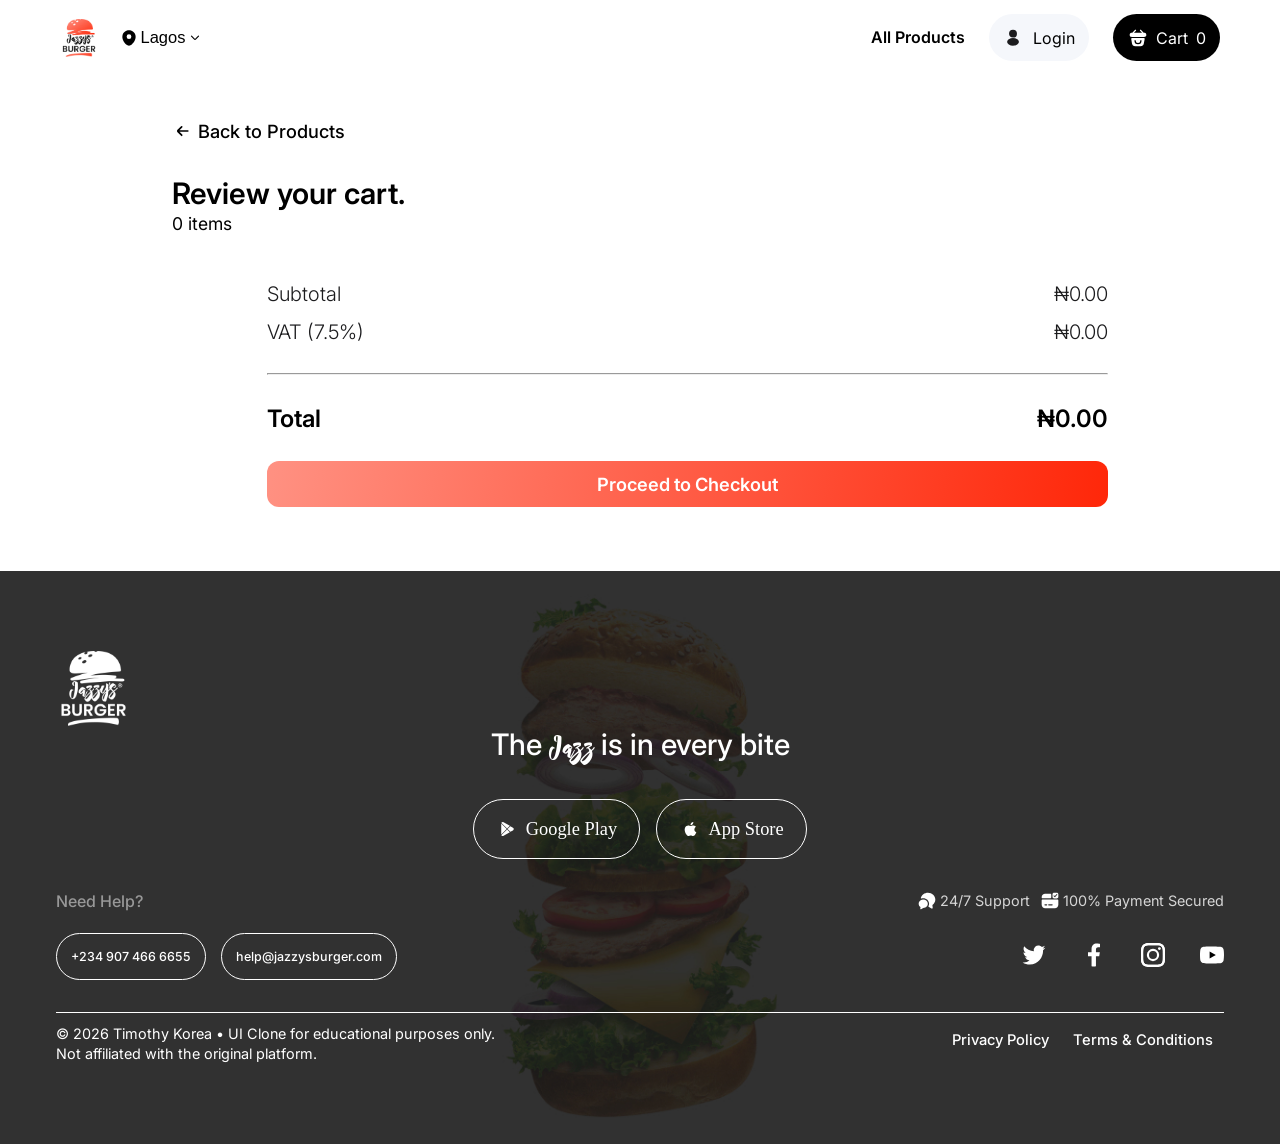
<file: cart.html>
<!DOCTYPE html>
<html lang="en">
<head>
    <meta charset="UTF-8">
    <meta name="viewport" content="width=device-width, initial-scale=1.0">
    <meta name="author" content="Timothy korea">
    <meta name="description" content="Frontend clone project of the Jazzy Burger website built with semantic HTML, modern CSS, and vanilla JavaScript for layout and UI recreation practice.">

    <title>Jazzy's Burger: Clone</title>

    <!-- fonts -->
    <link href="https://fonts.googleapis.com/css2?family=Inter:ital,opsz,wght@0,14..32,100..900;1,14..32,100..900&display=swap" rel="stylesheet">

    <!-- favicon -->
    <link href="[data-uri]" rel="icon" type="image/x-icon">

    <!-- my css -->
    <link rel="stylesheet" href="css/all-products.css">
    <link rel="stylesheet" href="css/all-products-media.css">

    <!-- script -->
    <script defer src="js/cart.js"></script>
</head>

<body>
    <header class="site-header" role="banner">
            <div class="header-left">
                <img src="assets/images/logo-dark.webp" class="logo-img" alt="jazzy burger">
                <button aria-label="choose location" class="location-control" type="button">
                    <svg xmlns="http://www.w3.org/2000/svg" width="18" height="18" fill="none"><path fill="#000" cursor="pointer" d="M15.465 6.338C14.678 2.873 11.655 1.313 9 1.313h-.007c-2.648 0-5.678 1.552-6.465 5.017-.878 3.87 1.492 7.147 3.637 9.21A4.08 4.08 0 0 0 9 16.688c1.02 0 2.04-.383 2.828-1.148 2.145-2.062 4.515-5.332 3.637-9.202M9 10.095a2.362 2.362 0 1 1 0-4.724 2.362 2.362 0 0 1 0 4.724"></path></svg>
                    <span class="location">Lagos</span>
                    <svg xmlns="http://www.w3.org/2000/svg" fill="#000" viewBox="0 0 24 24" class="Icon icon-chevron" style="cursor: pointer; width: 14px; height: 14px;"><path fill="#000" d="M18.71 8.21a1 1 0 0 0-1.42 0l-4.58 4.58a1 1 0 0 1-1.42 0L6.71 8.21a1 1 0 1 0-1.42 1.41l4.59 4.59a3 3 0 0 0 4.24 0l4.59-4.59a1 1 0 0 0 0-1.41"></path></svg>
                </button>

                <ul aria-label="location select" class="top-site-locations">
                    <li class="locations">
                        <span class="locations-label">Abuja</span>
                        <svg xmlns="http://www.w3.org/2000/svg" fill="none" viewBox="0 0 24 24" class="red-mark-icon" style="cursor: pointer; width: 16px; height: 16px;"><path fill="red" d="M12 2C6.49 2 2 6.49 2 12s4.49 10 10 10 10-4.49 10-10S17.51 2 12 2m4.78 7.7-5.67 5.67a.75.75 0 0 1-1.06 0l-2.83-2.83a.754.754 0 0 1 0-1.06c.29-.29.77-.29 1.06 0l2.3 2.3 5.14-5.14c.29-.29.77-.29 1.06 0s.29.76 0 1.06"></path></svg>
                    </li>
                    <li class="locations">
                        <span class="locations-label">Benin</span>
                        <svg xmlns="http://www.w3.org/2000/svg" fill="none" viewBox="0 0 24 24" class="red-mark-icon"  style="cursor: pointer; width: 16px; height: 16px;"><path fill="red" d="M12 2C6.49 2 2 6.49 2 12s4.49 10 10 10 10-4.49 10-10S17.51 2 12 2m4.78 7.7-5.67 5.67a.75.75 0 0 1-1.06 0l-2.83-2.83a.754.754 0 0 1 0-1.06c.29-.29.77-.29 1.06 0l2.3 2.3 5.14-5.14c.29-.29.77-.29 1.06 0s.29.76 0 1.06"></path></svg>
                    </li>
                    <li class="locations">
                        <span class="locations-label">Lagos</span>
                        <svg xmlns="http://www.w3.org/2000/svg" fill="none" viewBox="0 0 24 24" class="red-mark-icon"  style="cursor: pointer; width: 16px; height: 16px;"><path fill="red" d="M12 2C6.49 2 2 6.49 2 12s4.49 10 10 10 10-4.49 10-10S17.51 2 12 2m4.78 7.7-5.67 5.67a.75.75 0 0 1-1.06 0l-2.83-2.83a.754.754 0 0 1 0-1.06c.29-.29.77-.29 1.06 0l2.3 2.3 5.14-5.14c.29-.29.77-.29 1.06 0s.29.76 0 1.06"></path></svg>
                    </li>
                    <li class="locations bottom-location">
                        <span class="locations-label">PH</span>
                        <span class="new-btn">NEW</span>
                        <svg xmlns="http://www.w3.org/2000/svg" fill="none" viewBox="0 0 24 24" class="red-mark-icon"  style="cursor: pointer; width: 16px; height: 16px;"><path fill="red" d="M12 2C6.49 2 2 6.49 2 12s4.49 10 10 10 10-4.49 10-10S17.51 2 12 2m4.78 7.7-5.67 5.67a.75.75 0 0 1-1.06 0l-2.83-2.83a.754.754 0 0 1 0-1.06c.29-.29.77-.29 1.06 0l2.3 2.3 5.14-5.14c.29-.29.77-.29 1.06 0s.29.76 0 1.06"></path></svg>
                    </li>
                </ul>
            </div>

            <nav class="header-right" aria-label="primary">
                <a href="allproducts.html" class="products-link">All Products</a>
                <a href="login.html" class="login-link" aria-label="login">
                    <svg xmlns="http://www.w3.org/2000/svg" width="20" height="20" fill="none"><g fill="#1C1C1E"><path d="M10 1.667a3.96 3.96 0 0 0-3.958 3.958c0 2.142 1.675 3.875 3.858 3.95a.7.7 0 0 1 .183 0h.059000000000000004a3.95 3.95 0 0 0 3.816-3.95A3.96 3.96 0 0 0 10 1.667M14.267 11.163c-2.325-1.55-6.117-1.55-8.459 0-1.058.708-1.641 1.666-1.641 2.691S4.75 15.83 5.8 16.53c1.167.784 2.7 1.175 4.233 1.175 1.534 0 3.067-.392 4.234-1.175 1.05-.708 1.633-1.658 1.633-2.691-.008-1.025-.583-1.975-1.633-2.675"></path></g></svg>
                    <span class="login">Login</span>
                </a>
                <a href="cart.html" class="cart-number">
                    <svg xmlns="http://www.w3.org/2000/svg" width="20" height="20" fill="none"><g fill="#fff"><path d="M16.033 4.65H15.7l-2.817-2.817a.59.59 0 0 0-.825 0 .59.59 0 0 0 0 .825L14.05 4.65h-8.1l1.992-1.992a.59.59 0 0 0 0-.825.59.59 0 0 0-.825 0L4.308 4.65h-.333c-.75 0-2.308 0-2.308 2.133 0 .809.166 1.342.516 1.692.2.208.442.317.7.375.242.058.5.067.75.067h12.734c.258 0 .5-.017.733-.067.7-.167 1.233-.667 1.233-2.067 0-2.133-1.558-2.133-2.3-2.133M15.875 10H4.058a.832.832 0 0 0-.825.967l.7 4.283c.234 1.433.859 3.083 3.634 3.083h4.675c2.808 0 3.308-1.408 3.608-2.983l.842-4.358a.83.83 0 0 0-.817-.992M10 16.25a3.55 3.55 0 0 1-3.542-3.542.63.63 0 0 1 .625-.625.63.63 0 0 1 .625.625A2.29 2.29 0 0 0 10 15a2.29 2.29 0 0 0 2.292-2.292.63.63 0 0 1 .625-.625.63.63 0 0 1 .625.625A3.55 3.55 0 0 1 10 16.25"></path></g></svg>
                    <span class="cart-text">Cart</span>
                    <span class="cart-count">0</span>
                </a>
            </nav>
    </header> 
    
    
    <main class="container cart-max-width">
        <a href="allproducts.html" class="back-link">
            <svg xmlns="http://www.w3.org/2000/svg" fill="none" viewBox="0 0 24 24" class="back-arrow" style="cursor: pointer; width: 20px; height: 20px;"><path fill="#000" d="M19 11H9l3.29-3.29a1.001 1.001 0 1 0-1.41-1.42l-4.29 4.3A2 2 0 0 0 6 12a2 2 0 0 0 .59 1.4l4.29 4.3a1 1 0 0 0 1.63-.33 1 1 0 0 0-.22-1.09L9 13h10a1 1 0 0 0 0-2"></path></svg>
            <span class="link-text">Back to Products</span>
        </a>

        <section class="cart-review">
            <div class="cart-title">
                <h1 class="cart-label">Review your cart.</h1>
                <p class="items-num">0 items</p>
            </div>   
            
            <div class="rows-container">
                <div class="price-row-wrapper">
                    <div class="price-row">
                        <span class="calculation-label">Subtotal</span>
                        <span class="calculation-price">₦0.00</span>
                    </div>
                    
                    <div class="price-row">
                        <span class="calculation-label">VAT (7.5%)</span>
                        <span class="calculation-price">₦0.00</span>
                    </div>
                </div>

                <hr class="cart-section-divider">

                <section class="total-row">
                    <h2 class="total-label">Total</h2>
                    <span class="total-price">₦0.00</span>
                </section>

                <a href="#" class="checkout-btn" type="button">Proceed to Checkout</a>
            </div>
        </section>
    </main>




      <footer class="site-footer">
        <div class="container pd-top-bt">
            <img src="assets/images/logo-light.webp" class="footer-brand-img" alt="brand name">
            <h2 class="footer-title">The <span class="footer-accent-text">Jazz</span> is in every bite</h2>
            <nav aria-label="download app" class="download-app">
                <a href="#" class="google-play">
                    <svg xmlns="http://www.w3.org/2000/svg" fill="none" viewBox="0 0 24 24" class="Icon-module-scss-module__4iVZmW__icon undefined undefined " style="cursor: pointer; width: 22.987px; height: 14px;"><path fill="#fff" fill-rule="evenodd" d="M16.056 6.601 5.335.384A2.7 2.7 0 0 0 3.948 0C2.914 0 2.003.62 1.556 1.489l.089.088 9.717 9.716zM1.264 2.611V21.39L10.655 12zm.292 19.9C2.004 23.382 2.914 24 3.948 24c.496 0 .962-.134 1.361-.37l.032-.018 10.732-6.195-4.71-4.71-9.718 9.716zM16.97 16.9l4.353-2.513a2.685 2.685 0 0 0 .017-4.72l-.01-.007-4.38-2.54L12.07 12z" clip-rule="evenodd"></path></svg>
                    <span>Google Play</span>
                </a>
                <a href="#" class="app-store">
                    <svg xmlns="http://www.w3.org/2000/svg" fill="none" viewBox="0 0 24 24" class="Icon-module-scss-module__4iVZmW__icon undefined undefined " style="cursor: pointer; width: 22.987px; height: 14px;"><path fill="#fff" d="M18.705 12.763c.024-1.853 1.043-3.606 2.66-4.576-1.02-1.422-2.728-2.324-4.506-2.378-1.895-.194-3.733 1.107-4.7 1.107-.984 0-2.471-1.088-4.073-1.056C6 5.926 4.052 7.085 3.036 8.867c-2.183 3.69-.554 9.114 1.537 12.097 1.047 1.46 2.27 3.092 3.87 3.035 1.566-.064 2.15-.975 4.04-.975 1.873 0 2.422.974 4.054.938 1.68-.027 2.74-1.468 3.749-2.942A12 12 0 0 0 22 17.612c-1.975-.816-3.293-2.756-3.296-4.849M15.62 3.847A5.29 5.29 0 0 0 16.88 0a5.64 5.64 0 0 0-3.621 1.83 5.08 5.08 0 0 0-1.291 3.704c1.4.014 2.776-.621 3.654-1.687"></path></svg>
                    <span>App Store</span>
                </a>
            </nav>

            <nav aria-label="footer" class="footer-dflex">
                <section class="footer-top-sect">
                    <h3 class="section-text">Need Help?</h3>
                    <ul class="section-links">
                        <li class="support">
                            <svg xmlns="http://www.w3.org/2000/svg" fill="none" viewBox="0 0 24 24" class="Icon-module-scss-module__4iVZmW__icon undefined undefined " style="cursor: pointer; width: 20px; height: 20px;"><path fill="#fff" d="m18.47 16.83.39 3.16c.1.83-.79 1.41-1.5.98l-3.46-2.06c-.24-.14-.3-.44-.17-.68.5-.92.77-1.96.77-3 0-3.66-3.14-6.64-7-6.64-.79 0-1.56.12-2.28.36a.505.505 0 0 1-.64-.6C5.49 4.71 8.99 2 13.17 2 18.05 2 22 5.69 22 10.24c0 2.7-1.39 5.09-3.53 6.59"></path><path fill="#fff" d="M13 15.23c0 1.19-.44 2.29-1.18 3.16-.99 1.2-2.56 1.97-4.32 1.97l-2.61 1.55c-.44.27-1-.1-.94-.61l.25-1.97C2.86 18.4 2 16.91 2 15.23c0-1.76.94-3.31 2.38-4.23.89-.58 1.96-.91 3.12-.91 3.04 0 5.5 2.3 5.5 5.14"></path></svg>
                            <span class="support-text">24/7 Support</span>
                        </li>

                        <li class="payment">
                            <svg xmlns="http://www.w3.org/2000/svg" fill="none" viewBox="0 0 24 24" class="Icon-module-scss-module__4iVZmW__icon undefined undefined " style="cursor: pointer; width: 20px; height: 20px;"><path fill="#fff" d="M2 11.46v5c0 2.29 1.85 4.14 4.14 4.14h11.71c2.29 0 4.15-1.86 4.15-4.15v-4.99c0-.67-.54-1.21-1.21-1.21H3.21c-.67 0-1.21.54-1.21 1.21m6 5.79H6c-.41 0-.75-.34-.75-.75s.34-.75.75-.75h2c.41 0 .75.34.75.75s-.34.75-.75.75m6.5 0h-4c-.41 0-.75-.34-.75-.75s.34-.75.75-.75h4c.41 0 .75.34.75.75s-.34.75-.75.75M13.5 4.61v2.93c0 .67-.54 1.21-1.21 1.21H3.21C2.53 8.75 2 8.19 2 7.52c.01-1.13.46-2.16 1.21-2.91S5 3.4 6.14 3.4h6.15c.67 0 1.21.54 1.21 1.21M19.97 2h-2.94C15.76 2 15 2.76 15 4.03v2.94C15 8.24 15.76 9 17.03 9h2.94C21.24 9 22 8.24 22 6.97V4.03C22 2.76 21.24 2 19.97 2m.66 2.45-2.37 2.77a.5.5 0 0 1-.37.18h-.02c-.14 0-.27-.05-.37-.15l-1.1-1.08a.52.52 0 0 1 0-.73c.2-.2.53-.21.73 0l.7.69 2-2.34c.19-.22.51-.24.73-.06.23.18.25.51.07.72"></path></svg>
                            <span class="payment-text">100% Payment Secured</span>
                        </li>
                    </ul>
                </section>


                <section class="footer-bottom-sect">
                    <nav class="contact-links" aria-label="contact">
                        <a href="#" class="call-line">+234 907 466 6655</a>
                        <a href="#" class="help-url">help@jazzysburger.com</a>
                    </nav>

                    <ul class="social-links">
                        <li>
                            <a href="#">
                                <svg xmlns="http://www.w3.org/2000/svg" fill="none" viewBox="0 0 24 24" class="Icon-module-scss-module__4iVZmW__icon undefined undefined " style="cursor: pointer; width: 24px; height: 24px;"><path fill="#fff" d="M21.057 7.18c.01.212.01.414.01.625.009 6.403-4.696 13.795-13.3 13.795-2.537 0-5.028-.758-7.167-2.18a9.174 9.174 0 0 0 6.918-2.016c-2-.038-3.76-1.391-4.371-3.369a4.37 4.37 0 0 0 2.111-.086c-2.176-.442-3.741-2.429-3.75-4.743V9.15c.648.374 1.38.585 2.12.605C1.582 8.333.943 5.5 2.184 3.284c2.38 3.033 5.88 4.866 9.64 5.068a4.98 4.98 0 0 1 1.352-4.637c1.88-1.833 4.844-1.737 6.622.211a9.1 9.1 0 0 0 2.972-1.18 4.86 4.86 0 0 1-2.055 2.678 9.4 9.4 0 0 0 2.685-.758 9.8 9.8 0 0 1-2.343 2.515"></path></svg>
                            </a>
                        </li>
                        <li>
                            <a href="#">
                                <svg xmlns="http://www.w3.org/2000/svg" fill="none" viewBox="0 0 24 24" class="Icon-module-scss-module__4iVZmW__icon undefined undefined " style="cursor: pointer; width: 24px; height: 24px;"><path fill="#fff" d="m17.214 13.328.622-4.095h-3.89V6.577c0-1.12.542-2.214 2.284-2.214H18V.877S16.395.6 14.86.6c-3.205 0-5.298 1.962-5.298 5.512v3.121H6v4.095h3.562v9.9q1.073.172 2.191.172 1.12 0 2.192-.172v-9.9z"></path></svg>
                            </a>
                        </li>
                        <li>
                            <a href="#">
                                <svg xmlns="http://www.w3.org/2000/svg" fill="none" viewBox="0 0 24 24" class="Icon-module-scss-module__4iVZmW__icon undefined undefined " style="cursor: pointer; width: 24px; height: 24px;"><path fill="#fff" d="M23.933 7.052c-.058-1.278-.264-2.152-.557-2.916a5.85 5.85 0 0 0-1.383-2.123A5.9 5.9 0 0 0 19.871.629c-.763-.298-1.637-.5-2.914-.557C15.675.014 15.267 0 12.012 0c-3.26 0-3.668.014-4.945.072S4.917.336 4.153.63a5.8 5.8 0 0 0-2.127 1.384A5.9 5.9 0 0 0 .644 4.136C.35 4.9.144 5.774.087 7.052.029 8.335.015 8.743.015 12c0 3.262.014 3.67.072 4.948S.35 19.1.644 19.864a5.85 5.85 0 0 0 1.382 2.123 5.8 5.8 0 0 0 2.122 1.384c.764.298 1.637.5 2.914.557 1.282.058 1.69.072 4.945.072 3.26 0 3.668-.014 4.945-.072s2.151-.264 2.915-.557a5.85 5.85 0 0 0 2.122-1.384 5.9 5.9 0 0 0 1.382-2.123c.298-.764.5-1.638.557-2.916.058-1.283.072-1.691.072-4.948s-.01-3.67-.067-4.948m-2.156 9.8c-.052 1.172-.25 1.81-.413 2.229-.216.557-.48.96-.902 1.383s-.821.678-1.383.904c-.422.163-1.06.36-2.227.413-1.263.057-1.642.072-4.85.072-3.206 0-3.586-.015-4.848-.072-1.172-.053-1.81-.25-2.228-.413a3.7 3.7 0 0 1-1.383-.904 3.8 3.8 0 0 1-.902-1.383c-.163-.423-.36-1.062-.413-2.23C2.17 15.59 2.156 15.21 2.156 12s.014-3.588.072-4.852c.053-1.172.25-1.81.413-2.229.216-.557.48-.96.902-1.383a3.8 3.8 0 0 1 1.383-.903c.423-.164 1.061-.36 2.228-.414 1.262-.057 1.642-.072 4.849-.072s3.586.015 4.849.072c1.171.053 1.81.25 2.227.414.557.216.96.48 1.383.903.422.422.677.821.902 1.383.164.423.36 1.062.413 2.23.058 1.263.072 1.642.072 4.851s-.019 3.589-.072 4.852"></path><path fill="#fff" d="M12.003 5.832A6.164 6.164 0 0 0 5.838 12a6.164 6.164 0 1 0 12.33 0 6.16 6.16 0 0 0-6.165-6.168m0 10.17a4 4 0 0 1-4-4.002 4 4 0 0 1 4-4.002A4 4 0 0 1 16.002 12a4 4 0 0 1-4 4.002M18.407 7.033a1.44 1.44 0 1 0 0-2.882 1.44 1.44 0 0 0 0 2.882"></path><path fill="#fff" d="M0 12c0 3.262.014 3.67.072 4.948s.264 2.152.557 2.916a5.85 5.85 0 0 0 1.383 2.123 5.85 5.85 0 0 0 2.122 1.384c.763.298 1.637.5 2.914.557 1.282.058 1.69.072 4.945.072 3.26 0 3.668-.014 4.945-.072s2.15-.264 2.914-.557a5.85 5.85 0 0 0 2.122-1.384 5.85 5.85 0 0 0 1.383-2.123c.297-.764.499-1.638.557-2.916.057-1.283.072-1.691.072-4.948 0-3.262-.015-3.67-.072-4.948-.058-1.278-.265-2.152-.557-2.916a5.85 5.85 0 0 0-1.383-2.123A5.7 5.7 0 0 0 19.857.629c-.764-.298-1.637-.5-2.914-.557C15.66.014 15.253 0 11.998 0 8.738 0 8.33.014 7.053.072S4.902.336 4.138.63a5.85 5.85 0 0 0-2.122 1.384A5.9 5.9 0 0 0 .634 4.136C.336 4.9.13 5.774.072 7.052S0 8.738 0 12m2.165 0c0-3.204.015-3.588.072-4.852.053-1.172.25-1.81.413-2.229.216-.557.48-.96.903-1.383a3.8 3.8 0 0 1 1.382-.903c.423-.164 1.061-.36 2.228-.414 1.263-.057 1.642-.072 4.849-.072s3.586.015 4.849.072c1.171.053 1.81.25 2.228.414.556.216.96.48 1.382.903.423.422.677.821.903 1.383.163.423.36 1.062.413 2.23.057 1.263.072 1.642.072 4.851s-.015 3.589-.072 4.852c-.053 1.172-.25 1.81-.413 2.229a3.74 3.74 0 0 1-.903 1.383 3.8 3.8 0 0 1-1.382.904c-.423.163-1.061.36-2.228.413-1.263.057-1.642.072-4.849.072s-3.586-.015-4.849-.072c-1.171-.053-1.81-.25-2.228-.413a3.7 3.7 0 0 1-1.382-.904 3.8 3.8 0 0 1-.903-1.383c-.163-.423-.36-1.062-.413-2.23-.062-1.262-.072-1.647-.072-4.851"></path></svg>
                            </a>
                        </li>
                        <li>
                            <a href="#">
                                <svg xmlns="http://www.w3.org/2000/svg" fill="000" viewBox="0 0 24 24" class="Icon-module-scss-module__4iVZmW__icon Footer-module-scss-module__rJtC3W__youtube undefined " style="cursor: pointer; width: 24px; height: 24px;"><path fill="#fff" d="M23.506 6.23a3.01 3.01 0 0 0-2.116-2.116C19.512 3.6 12 3.6 12 3.6s-7.512 0-9.39.494A3.07 3.07 0 0 0 .494 6.23C0 8.107 0 12.002 0 12.002s0 3.914.494 5.773A3.01 3.01 0 0 0 2.61 19.89c1.897.514 9.39.514 9.39.514s7.512 0 9.39-.494a3.01 3.01 0 0 0 2.116-2.116C24 15.916 24 12.022 24 12.022s.02-3.915-.494-5.793"></path><path d="m9.608 15.6 6.247-3.598-6.247-3.598z"></path></svg>
                            </a>
                        </li>
                    </ul>
                </section>
            </nav>

            <hr class="section-divider">

            <div class="footer-bottom">
                <p class="copyright">© 2026 <a href="#">Timothy Korea</a> • UI Clone for educational purposes only. Not affiliated with the original platform.</p>
                <ul class="legal">
                    <li class="privacy">
                        <a href="#">Privacy Policy</a>
                    </li>
                    <li class="terms">
                        <a href="#">Terms & Conditions</a>
                    </li>
                </ul>
            </div>
        </div>
    </footer> 
</body>
</file>
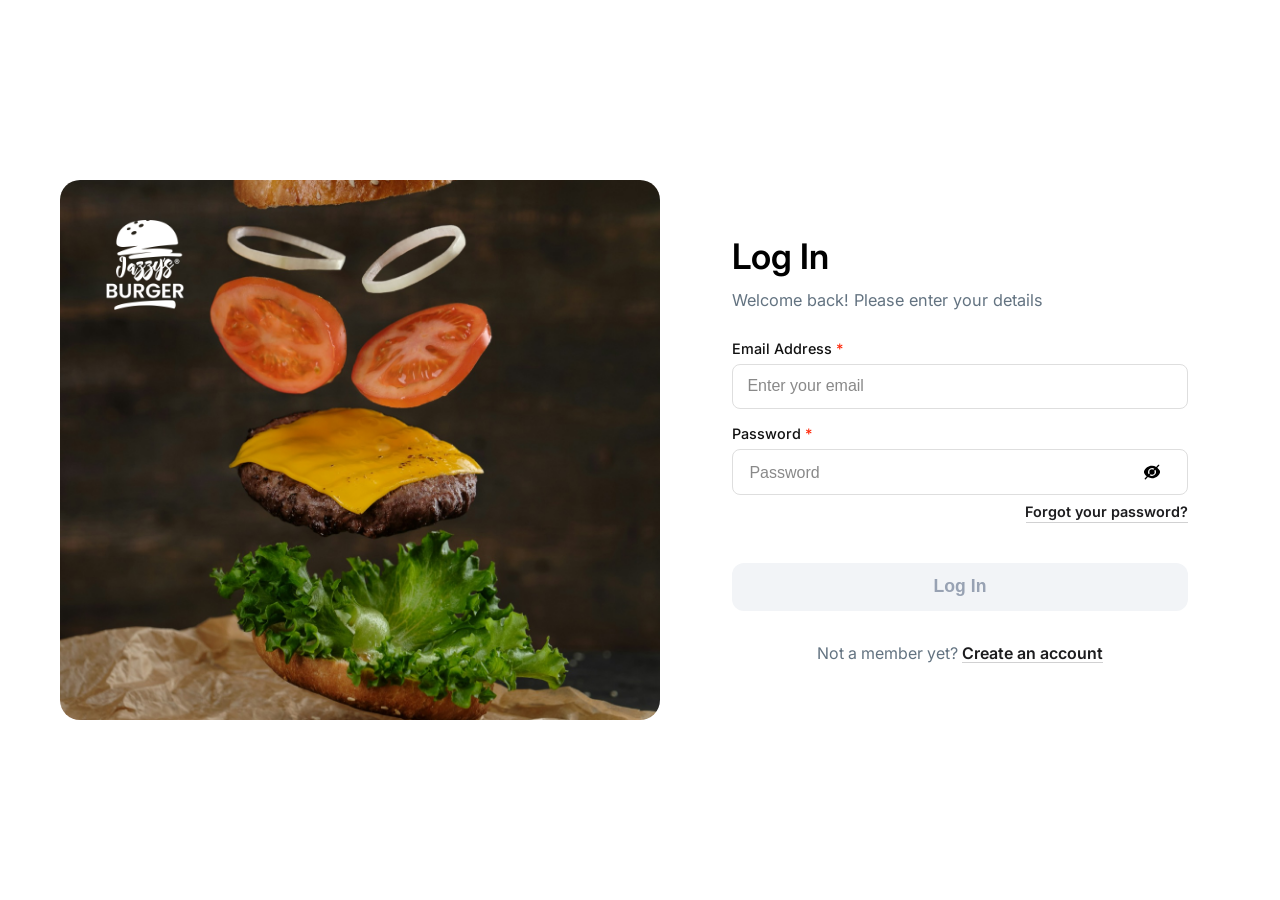
<file: login.html>
<!DOCTYPE html>
<html lang="en">
<head>
    <meta charset="UTF-8">
    <meta name="viewport" content="width=device-width, initial-scale=1.0">
    <meta name="author" content="Timothy korea">
    <meta name="description" content="Frontend clone project of the Jazzy Burger website built with semantic HTML, modern CSS, and vanilla JavaScript for layout and UI recreation practice.">

    <title>Jazzy's Burger: Clone</title>

    <!-- fonts -->
    <link href="https://fonts.googleapis.com/css2?family=Inter:ital,opsz,wght@0,14..32,100..900;1,14..32,100..900&display=swap" rel="stylesheet">

    <!-- favicon -->
    <link href="[data-uri]" rel="icon" type="image/x-icon">

    <!-- my css -->
    <link rel="stylesheet" href="css/base.css">
    <link rel="stylesheet" href="css/component.css">
    <link rel="stylesheet" href="css/layout.css">
    <link rel="stylesheet" href="css/login-media.css">

    <script defer src="./js/login.js"></script>
</head>

<body>
    <div class="login-container">
        <img src="assets/images/logo-light.webp" alt="brand image" class="light-brand-img">
        <div class="auth-img-container">
            <img src="assets/images/auth-bg-img.jpg" alt="authentication image" class="auth-img">
        </div>

        <form class="auth-form">
            <div class="auth-header">
                <img src="assets/images/logo-dark.webp" alt="logo brand image" class="brand-img">
                <h1 class="auth-title">Log In</h1>
                <p class="auth-supporting-text">Welcome back! Please enter your details</p>
            </div>

            <div>
            <div class="form-group mg-bt">
                <label for="user-email" class="email-label">Email Address <span class="red-asterisk" aria-hidden="true">*</span></label>
                <input type="email" placeholder="Enter your email" id="user-email" name="user_email" class="email-input" required>
            </div>

            <div class="form-group little-mg-bt">
                <label for="user-password" class="password-label">Password <span class="red-asterisk" aria-hidden="true">*</span></label>
                <div class="input-dflex">
                <input type="password" placeholder="Password" id="user-password" name="user_password" class="password-input" required>
                <svg xmlns="http://www.w3.org/2000/svg" fill="none" viewBox="0 0 24 24" class="password-icon" style="cursor: pointer; width: 16px; height: 16px;"><g clip-path="url(#Eye0Cross_svg__a)"><path fill="#000" d="M23.267 9.408a15.9 15.9 0 0 0-3.37-3.908l2.799-2.799a1 1 0 0 0-1.414-1.413L18.24 4.335A12.05 12.05 0 0 0 12 2.646c-6.189 0-9.715 4.237-11.267 6.762a4.91 4.91 0 0 0 0 5.16 15.9 15.9 0 0 0 3.37 3.907l-2.799 2.8a1 1 0 1 0 1.413 1.413l3.051-3.051A12.05 12.05 0 0 0 12 21.329c6.189 0 9.715-4.236 11.267-6.761a4.91 4.91 0 0 0 0-5.16m-17.265 2.58a5.988 5.988 0 0 1 9.468-4.884l-1.452 1.452A3.95 3.95 0 0 0 12 7.989a4 4 0 0 0-3.998 3.999c.003.711.199 1.409.566 2.018l-1.451 1.451a5.96 5.96 0 0 1-1.115-3.47M12 17.985a5.96 5.96 0 0 1-3.47-1.114l1.452-1.452c.61.368 1.307.564 2.018.567a4 4 0 0 0 3.999-3.998 3.94 3.94 0 0 0-.567-2.019l1.451-1.451A5.988 5.988 0 0 1 12 17.985"></path></g><defs><clipPath id="Eye0Cross_svg__a"><path fill="#fff" d="M0 0h24v24H0z"></path></clipPath></defs></svg>
                </div>
            </div>

            <a href="#" class="forgot-password">Forgot your password?</a>
            </div>
        
            <button type="submit" class="login-btn">Log In</button>

            <p class="sign-up-text other-pixel">   
                Not a member yet?
                <a href="#" class="create-acct">Create an account</a>
            </p> 
        </form>

        <p class="sign-up-text">   
            Not a member yet?
            <a href="#" class="create-acct">Create an account</a>
        </p> 
    </div>
</body>
</file>
<file: css/base.css>
body{
    font-family:"Inter", sans-serif;
    padding:0;
    margin:0;
}

@font-face {
    font-family: aprillia;
    src: url("../font/Aprillia.ttf") format("truetype");
}

*, *::after, *::before{
    box-sizing:border-box;
}

ul,ol{
    padding:0;
    margin:0;
    list-style:none;
}

a{
    text-decoration:none;
    color:inherit;
}

img{
    max-width:100%;
    display:block;
}
</file>
<file: css/component.css>
/* header-left */
.header-left{
    min-width:0;
    position:relative;
}

.logo-img{
    visibility:hidden;
    width:20px;
    height:20px;
}

.location-control{
    display:flex;
    position:relative;
    align-items:center;
    justify-content:center;
    gap:.4rem;
    background:none;
    border:none;
    cursor:pointer;
    background-color:rgba(255, 255, 255, 0.16);
    padding:.99em .69em;
    border-radius:18px;
}

.location{
    font-size:1.03rem;
    color:#fff;
}

.top-site-locations{
    position:absolute;
    background-color:#fff;
    display:none;
    flex-direction:column;
    font-size:.9rem;
    gap:.5rem;
    font-weight:500;
    top:calc(100% + 8px);
    border-radius:20px;
    left:50px;
    text-align:start;
    padding:.8em .8em .8em .8em;
    z-index:2;
    cursor:pointer;
}

.top-site-locations.location-active{
    display:flex;
}

.locations{
    padding:.7em .9em;
    border-radius:7px;
    font-size:.85rem;
    border:none;
    cursor:pointer;
    display:flex;
    align-items:center;
    gap:.5rem;
}

.locations-label.active{
    color:red;
}

.locations:hover{
    background-color:#d0d5dd4d;
}

.red-mark-icon{
    display:none;
}

.red-mark-icon.active{
    display:inline-flex;
}


.bottom-location{
    display:flex;
    align-items:center;
    gap:.9rem;
}

.new-btn{
    color:rgb(255, 136, 0);
    background-color:rgba(255, 166, 0, 0.18);
    padding:.5em .5em;
    border-radius:7px;
    font-size:.63rem;
}



/* header-right */
.header-right{
    gap:1.5rem;
}

.products-link,
.login{
   display:none;
}

.login-link,
.cart-number{
    display:flex;
    align-items:center;
    justify-content:center;
    gap:.6rem;
    font-size:1rem;
    font-weight:400;
    white-space:nowrap;
}

.cart-number{
    gap:.5rem;
    color:#fff;
    background-color:black;
    padding:.85em .9em;
    border-radius:999px;
}

.cart-text{
    display:none;
}

.login-link{
    background-color:#fff;
    padding:.85em .9em;
    border-radius:999px;
}



/* hero content */
.affiliate-link{
    display:flex;
    align-items:center;
    justify-content:center;
    background-color:rgb(255, 255, 255);
    padding:.17em .3em;
    border-radius:999px;
    gap:.6rem;
    font-size:.9rem;
    font-weight:400;
    white-space:nowrap;
}

.affiliate-link:hover .right-arrow{
    animation:shakeArrow 0.3s ease-in-out 4;
}

@keyframes shakeArrow {
  0%  { transform: translateX(0); }
  50% { transform: translateX(4px); }
  100% { transform: translateX(-4px); }
}

.badge{
    display:flex;
    align-items:center;
    justify-content:center;
    background-color:rgb(255, 157, 11);
    padding:.29em .8em;
    border-radius:999px;
    color:#fff;
    font-size:0.75rem;
}

.hero-title{
    margin:0;
    color:#fff;
    font-size:3.75rem;
    font-weight:500;
}

.hero-supporting-text{
    margin:0;
    color:#fff;
    font-size:.89rem;
    font-weight:400;
    text-align:center;
    line-height:1.95;
    max-width:350px;
}

.accent-text{
    font-family:aprillia;
}

.cta-btn{
    display:flex;
    justify-content:center;
    align-items:center;
    gap:.5rem;
    border:1px solid #fff;
    background-color:transparent;
    color:#fff;
    font-size:1rem;
    border-radius:999px;
    padding:.75em 1.13em;
    white-space:nowrap;
}

.product-card{
    background-color:rgba(208, 213, 221, 0.2);
    padding:0.25em;
    border-radius:22px;
}

.image-wrapper{
    position:relative;
    aspect-ratio:16/10;
    width:100%;
    overflow:hidden;
    border-radius:22px;
}

.burger-img{
    width:100%;
    height:100%;
    object-fit:cover;
}

.like-icon{
    position:absolute;
    right:15px;
    top:15px;
    width:20px;
}

.burger-info{
    padding:.99em .7em;
    display:flex;
    flex-direction:column;
    gap:.9rem;
}

.dflex{
    display:flex;
    align-items:center;
    gap:.9rem;
}

.burger-name,
.rating-dflex{
    font-size:1rem;
    font-weight:500;
    margin:0;
    flex:1;
    white-space: nowrap;
    overflow:hidden;
    text-overflow:ellipsis;
}

.burger-duration,
.currency-dflex{
    flex:0 0 auto;
    font-size:.9rem;
}

.product-card,
.burger-info{
    min-width:0;
    overflow:hidden;
}

.rating-dflex{
    display:flex;
    align-items:center;
    gap:.35rem;
}

.burger-rating-star{
    width:14px;
    height:14px;
}

.burger-rating-num{
    font-weight:400;
}

.burger-currency{
    color:red;
    font-size:1rem;
}

.burger-price{
    font-size:1rem;
    font-weight:600;
}

.currency-dflex{
    display:flex;
    align-items:center;
    gap:.3rem;
}

.add-btn{
    display:flex;
    align-items:center;
    width:fit-content;
    margin-top:.6em;
    font-size:1.05rem;
    background-color:rgb(255, 255, 255);
    padding:0.4em 0.8em 0.4em 0.4em;
    box-shadow: rgba(0, 0, 0, 0.12) 0px 3px 8px 0px, rgba(0, 0, 0, 0.04) 0px 3px 1px 0px;
    border-radius:999px;
    border:none;
    color:#000;
    gap:.3rem;
    cursor:pointer;
}

.burger-add-sym{
    width:20px;
    height:20px;
}

.view-products-wrapper,
.view-products{
    display:flex;
    align-items:center;
    justify-content:center;
}

.view-products-wrapper{
    margin-top:2.5em;
}

.view-products{
    background-color:rgb(28, 28, 30);
    padding:1.05em 1.95em;
    border-radius:999px;
    gap:.4rem;
}

.cart{
    width:20px;
    height:20px;
}

.products-link-text{
    font-size:1.05rem;
    color:#fff;
}



/* footer */
.footer-brand-img,
.footer-title,
.download-app{
    display:none;
}

.footer-dflex{
    display:flex;
    flex-direction:column;
    gap:1.4rem;
    margin-bottom:2.7em;
}

.section-text{
    margin:0;
    color:rgba(255, 255, 255, 0.5);
    text-align:center;
    font-weight:500;
    font-size:1rem;
}

.footer-top-sect{
    display:flex;
    flex-direction:column;
    gap:.9rem;
}

.section-links{
    display:flex;
    align-items:center;
    justify-content:center;
    gap:.6rem;
}

.support,
.payment{
    display:flex;
    align-items:center;
    color:rgba(255, 255, 255, 0.8);
    white-space:nowrap;
    gap:.2rem;
    font-size:.9rem;
}

.footer-bottom-sect{
    display:flex;
    flex-direction:column;
    gap:1.4rem;
}

.contact-links{
    display:flex;
    align-items:center;
    justify-content:center;
    color:rgb(255, 255, 255);
    gap:.9rem;
    font-size:0.78rem;
    font-weight:500;
}

.call-line,
.help-url{
    padding:1em 1.13em 1em 1.13em;
    line-height:1.6;
    border:1px solid #fff;
    background:transparent;
    border-radius:999px;
}

.social-links{
    display:flex;
    justify-content:center;
    align-items:center;
    gap:2.2rem;
}

.section-divider{
    margin:0;
    height:0.5px;
    background-color:#fff;
    border:none;
}

.footer-bottom{
    display:flex;
    flex-direction:column;
    gap:.7rem;
}

.copyright{
    color:#fff;
    margin-bottom:0;
    font-size:.9rem;
    font-weight:400;
    line-height:1.4;
}

.legal{
    color:#fff;
    display:flex;
    align-items:center;
    justify-content:center;
    gap:1.5px;
    font-size:.92rem;
    font-weight:500;
}

.privacy,
.terms{
    padding:.5em 0.75em .5em 0.75em;
    white-space:nowrap;
}


/* login */
.auth-img,
.light-brand-img{
    display:none;
}

.brand-img{
    width:56px;
    height:56px;
}

.auth-form{
    display:flex;
    flex-direction:column;
    gap:2rem;
}

.auth-header{
    display:flex;
    flex-direction:column;
    gap:.8rem;
}

.auth-title{
    font-size:2.2rem;
    font-weight:600;
    margin:0;
}

.auth-supporting-text{
    color:rgb(99, 115, 129);
    font-size:1.02rem;
    font-weight:400;
    margin:0;
}

.form-group{
    display:flex;
    flex-direction:column;
    gap:.4rem;
}

.form-group.mg-bt{
    margin-bottom:1em;
}

.form-group.little-mg-bt{
    margin-bottom:.5em;
}

.input-dflex{
    display:flex;
    align-items:center;
    border:1px solid #dedede;
    border-radius:8px;
    width:100%;
    gap:.9rem;
    padding:.65em .9em;
}

.email-label,
.password-label{
    font-size:.9rem;
    font-weight:500;
    color:rgb(17, 17, 17);
}

.red-asterisk{
   color:rgb(255, 39, 9);
}

.email-input{
    width:100%;
    font-size:1rem;
    padding:.8em .9em;
    border:1px solid #dedede;
    border-radius:8px;
    outline:none;
}

.password-input{
    width:90%;
    font-size:1.2rem;
    border:none;
    outline:none;
    letter-spacing:2px;
}

.email-input::placeholder,
.password-input::placeholder{
    font-size:1rem;
    font-weight:400;
    color:#898989;
    letter-spacing:normal;
}

.forgot-password{
    position:relative;
    width:100%;
    display:block;
    text-align:end;
    font-size:.9rem;
    font-weight:600;
    color:rgb(28, 28, 30);
}

.forgot-password::after{
    content:"";
    position:absolute;
    right:0;
    bottom:-2px;
    background:rgba(28, 28, 30, 0.2);
    width:162px;
    height:0.5px;
}

.login-btn{
    padding:.75em .9em;
    border-radius:12px;
    border:none;
    font-size:1.1rem;
    background-color:rgb(242, 244, 247);
    font-weight:600;
    color:rgb(152, 162, 179);
    margin-top:.7em;
    margin-bottom:1.3em;
    cursor:pointer;
}

.login-btn.active{
    background:linear-gradient(
        100deg,
        rgb(255, 145, 130) 0%,
        rgb(255, 39, 9)
    );

    color:white;
}

.sign-up-text{
    text-align:center;
    margin:0;
    color:rgb(99, 115, 129);
}

.sign-up-text.other-pixel{
    display:none;
}

.create-acct{
    color:rgb(28, 28, 30);
    font-weight:600;
    position:relative;
}

.create-acct::after{
    position:absolute;
    width:100%;
    height:1px;
    content:"";
    right:0;
    bottom:0;
    background-color:rgba(28, 28, 30, 0.2);
}
</file>
<file: css/layout.css>
/* hero-section */
.hero-section{
    position:relative;
    background-image:url(../assets/images/hero-image.jpeg);
    background-position:center;
    background-size:cover;
    background-repeat:no-repeat;
    height:600px;
}

.hero-section::before{
    content:"";
    position:absolute;
    inset:0;
    background:rgba(0,0,0,0.43);
    pointer-events:none;
    z-index:0;
}

.hero-content{
    position:relative;
    z-index:1;
}

.site-header{
    position:relative;
    z-index:2;
    max-width:1200px;
    margin:0 auto;
}


/* container */
.container{
    padding-inline:2em;
    padding-top:2.8em;
    padding-bottom:4em;
    max-width:1200px;
    margin:0 auto;
}


/* header */
.site-header{
    display:flex;
    height:75px;
    padding:20px;
    justify-content:space-between;
}

.header-left,
.header-right{
    display:flex;
    align-items:center;
    justify-content:center;
}

/* hero-content */
.hero-content{
    padding-top:2.93em;
    display:flex;
    align-items:center;
    flex-direction:column;
    gap:1.2rem;
    text-align:center;
}


/* image-cards */
.card-dflex{
    display:flex;
    flex-direction:column;
}


/* footer */
.container.pd-top-bt{
    padding-top:1.25rem;
    padding-bottom:1.25rem;
}

.site-footer{
    /* position:relative; */
    background-position:center;
    background-repeat:no-repeat;
    background-size:cover;
    background-image:url(../assets/images/footer-image.jpg);
}




/* login */
.login-container{
    padding:1.25em;
}
</file>
<file: css/media.css>
.burger-image-grid{
    display:grid;
    grid-template-columns:1fr;
    gap:2.5rem;
}

@media(min-width:501px) and (max-width:834px){
    .burger-image-grid{
        grid-template-columns:1fr 1fr 1fr;
        gap:1.5rem;
    }

    .header-left{
        gap:.8rem;
    }

    .container.pd-top-bt{
        padding-inline:1em;
        padding-top:5em;
        padding-bottom:5em;
    }

    .logo-img{
        visibility: visible;
        display:inline-flex;
        flex:0 1 38px;
        width:100%;
        height:auto;
        max-width:38px;
        object-fit:cover;
        cursor:pointer;
    }

    .location-control{
        gap:.16rem;
        background:none;
        border:none;
        cursor:pointer;
    }

    .products-link{
        display:inline-flex;
        color:#fff;
        font-size:1rem;
        font-weight:600;
        flex-wrap:wrap;
        line-height:1.6;
    }

    .login,
    .cart-text{
        display:inline-flex;
    }

    .hero-content{
        padding-top:5.5em;
    }

    .hero-supporting-text{
        font-size:1.23rem;
        max-width:450px;
        line-height:1.5;
    }

    .cta-btn{
        font-size:1.05rem;
    }

    .image-wrapper{
        aspect-ratio:16/18;
    }

    .product-card{
        width:100%;
    }

    .burger-info{
        padding:.9em .3em;
    }

    .burger-price,
    .burger-rating-num{
        font-size:.88rem;
    }

    .rating-dflex{
        white-space:wrap;
        overflow:visible;
        gap:.2rem;
    }

    .dflex{
        justify-content:center;
    }

    .burger-add-btn{
        white-space: nowrap;
    }

    .footer-brand-img{
        display:block;
        width:75px;
        height:75px;
    }

    .footer-title{
        display:block;
        color:#fff;
        text-align:center;
        font-weight:500;
        font-size:1.85rem;
        margin:0;
    }

    .download-app{
        display:flex;
        justify-content:center;
        gap:.99rem;
        align-items:center;
        padding-top:2em;
    }

    .google-play,
    .app-store{
        display:flex;
        align-items:center;
        gap:.4rem;
        color:#fff;
        border-radius:999px;
        padding:1em 1.2em;
        border:1px solid #fff;
        font-size:1.15rem;
        font-family:satoshi;
    }

    .footer-top-sect,
    .footer-bottom-sect{
        display:flex;
        flex-direction:row;
        justify-content:space-between;
        margin-top:2em;
    }

    .footer-bottom-sect{
        margin-top:0;
    }

    .footer-dflex{
        margin-bottom:2em;
    }

    .footer-bottom{
        display:flex;
        flex-direction:row;
        align-items:start;
        margin-top:.7em;
    }

    .copyright{
        margin-top:0;
        max-width:450px;
    }
}

@media(min-width:835px) {
    .burger-image-grid{
        grid-template-columns:1fr 1fr 1fr 1fr;
    }

    .hero-title{
        white-space:nowrap;
    }

    .hero-content{
        padding-top:5.5em;
    }

    .logo-img{
        visibility: visible;
        display:inline-flex;
        flex:0 1 38px;
        width:100%;
        height:auto;
        max-width:38px;
        object-fit:cover;
        cursor:pointer;
    }

    .location-control{
        gap:.16rem;
        background:none;
        border:none;
        cursor:pointer;
    }

    .products-link{
        display:inline-flex;
        color:#fff;
        font-size:1rem;
        font-weight:600;
        flex-wrap:wrap;
        line-height:1.6;
    }

    .login,
    .cart-text{
        display:inline-flex;
    }


    .footer-brand-img{
        display:block;
        width:75px;
        height:75px;
    }

    .footer-title{
        display:block;
        color:#fff;
        text-align:center;
        font-weight:500;
        font-size:1.85rem;
        margin:0;
    }

    .download-app{
        display:flex;
        justify-content:center;
        gap:.99rem;
        align-items:center;
        padding-top:2em;
    }

    .google-play,
    .app-store{
        display:flex;
        align-items:center;
        gap:.4rem;
        color:#fff;
        border-radius:999px;
        padding:1em 1.2em;
        border:1px solid #fff;
        font-size:1.15rem;
        font-family:satoshi;
    }

    .footer-top-sect,
    .footer-bottom-sect{
        display:flex;
        flex-direction:row;
        justify-content:space-between;
        margin-top:2em;
    }

    .footer-bottom-sect{
        margin-top:0;
    }

    .footer-dflex{
        margin-bottom:2em;
    }

    .footer-bottom{
        display:flex;
        flex-direction:row;
        justify-content:space-between;
        align-items:start;
        margin-top:.7em;
    }

    .copyright{
        margin-top:0;
        max-width:450px;
    }
}
</file>
<file: css/all-products.css>
/* base styles */
body{
    font-family:"Inter", sans-serif;
    padding:0;
    margin:0;
}

@font-face {
    font-family: aprillia;
    src: url("../font/Aprillia.ttf") format("truetype");
}

*, *::after, *::before{
    box-sizing:border-box;
}

ul,ol{
    padding:0;
    margin:0;
    list-style:none;
}

a{
    text-decoration:none;
    color:inherit;
}

img{
    max-width:100%;
    display:block;
}



/* layout */

/* container */
.container{
    max-width:1200px;
    margin:0 auto;
    padding-inline:2em;
    padding-top:2.8em;
    padding-bottom:4em;
}



/* header */
.site-header{
    display:flex;
    height:75px;
    padding:20px;
    justify-content:space-between;
}

.header-left,
.header-right{
    display:flex;
    align-items:center;
    justify-content:center;
}

/* header-left */
.header-left{
    /* gap:.8rem; */
    min-width:0;
    position:relative;
}

.logo-img{
    visibility:visible;
    width:40px;
    height:40px;
}

.location-control{
    display:flex;
    position:relative;
    align-items:center;
    justify-content:center;
    gap:.4rem;
    background:none;
    border:none;
    cursor:pointer;
    background-color:rgba(255, 255, 255, 0.16);
    padding:.99em .69em;
    border-radius:18px;
}

.location{
    font-size:1.03rem;
    color:#000
}

.top-site-locations{
    position:absolute;
    background-color:#fff;
    box-shadow:0px 0px 20px 0px rgba(0,0,0,0.1);
    display:none;
    flex-direction:column;
    font-size:.9rem;
    gap:.5rem;
    font-weight:500;
    top:calc(100% + 8px);
    border-radius:20px;
    left:50px;
    text-align:start;
    padding:.8em .8em .8em .8em;
    z-index:2;
    cursor:pointer;
}

.top-site-locations.location-active{
    display:flex;
}

.locations{
    padding:.7em .9em;
    border-radius:7px;
    font-size:.85rem;
    border:none;
    cursor:pointer;
    display:flex;
    align-items:center;
    gap:.5rem;
}

.locations-label.active{
    color:red;
}

.locations:hover{
    background-color:#d0d5dd4d;
}

.red-mark-icon{
    display:none;
}

.red-mark-icon.active{
    display:inline-flex;
}


.bottom-location{
    display:flex;
    align-items:center;
    gap:.9rem;
}

.new-btn{
    color:rgb(255, 136, 0);
    background-color:rgba(255, 166, 0, 0.18);
    padding:.5em .5em;
    border-radius:7px;
    font-size:.63rem;
}

/* header-right */
.header-right{
    gap:1.5rem;
}

.products-link{
    color:#000;
    font-weight:500;
}

.products-link,
.login{
    display:none;
}

.login-link,
.cart-number{
    display:flex;
    align-items:center;
    justify-content:center;
    gap:.6rem;
    font-size:1rem;
    font-weight:400;
    white-space:nowrap;
}

.login-link{
    background-color:rgb(245, 247, 251);
    padding:.85em .9em;
    border-radius:999px;
}

.cart-number{
    gap:.5rem;
    color:#fff;
    background-color:black;
    padding:.85em .9em;
    border-radius:999px;
}

.cart-text{
    display:none;
}



/* aside */
.filters{
    display:none;
}

body.filter-active{
    background-color:rgba(28, 28, 30, 0.5);
}

.filters.active{
    display:flex;
    flex-direction:column;
    gap:.9rem;
    position:fixed;
    background-color:#fff;
    z-index:2;
    box-shadow:0px 0px 5px 0px rgba(0,0,0,0.1);
    padding:1.5rem;
    border-radius:30px;
    width:85%;
    top:50%;
    left:50%;
    transform:translate(-50%, -50%);
}

.filters.active .filter-text-wrapper{
    display:flex;
    align-items:center;
    justify-content:space-between;
}

.filters.active .filter-text{
    font-size:1.87rem;
    font-weight:600;
    margin:0;
}

.filters.active .price-text{
    color:rgb(99, 115, 129);
    font-weight:400;
    font-size:1.15rem;
}

.filters.active .min-max-dflex{
    display:flex;
    align-items:center;
    overflow:hidden;
    gap:2rem;
}

.filters.active .min-max-wrapper{
    display:flex;
    flex-direction:column;
    gap:.4rem;
    border:1px solid rgb(229, 229, 229);
    padding:.8em .6em;
    border-radius:10px;
}

.filters.active .minimum-label,
.filters.active .maximum-label{
    font-size:.8rem;
    color:rgb(99, 115, 129);
}

.filters.active .currency-dflex{
    display:flex;
    gap:.2rem;
    align-items:center;
    height:22px;
}

.filters.active .currency{
    align-self:flex-start;
}

.filters.active .price-input{
    border:none;
    padding:0;
    outline:none;
    font-size:1.04rem;
    width:100%;
    align-self:flex-end;
}

.filters.active .price-input::placeholder{
    font-size:1rem;
}

.filters.active .category-text{
    color:rgb(99, 115, 129);
    font-weight:400;
    font-size:1.1rem;
}

.filters.active .list-dflex{
    display:flex;
    flex-direction:column;
    gap:.9rem;
}

.filters.active .filter-images{
    width:25px;
    height:25px;
}

.filters.active .filter-action{
    display:flex;
    gap:.9rem;
    margin-top:1em;
}

.filters.active .clear-btn{
    font-size:1.1rem;
    display:flex;
    flex-direction:column;
    flex:0 0 110px;
    font-weight:600;
    text-align:start;
    color:rgb(152, 162, 179);
    background-color:rgb(242, 244, 247);
    padding:0.63em 1em;
    border:none;
    border-radius:12px;
    line-height:1.5;
    cursor:pointer;
}

.filters.active .apply-btn{
    flex:1;
    display:flex;
    flex-direction:column;
    font-weight:600;
    font-size:1.1rem;
    text-align:start;
    color:rgb(255, 255, 255);
    background:linear-gradient(
        100deg,
        rgb(255, 145, 130) 0%,
        rgb(255, 39, 9)
    );
    padding:0.63em 1em;
    border:none;
    border-radius:12px;
    line-height:1.5;
    cursor:pointer;
}



/* Layout */
.cb{
    display:flex;
    align-items:center;
    justify-content:space-between; /* checkbox on one side, content on the other */
    gap:1rem;
    cursor:pointer;
}

/* Hide native checkbox, keep accessible */
.cb__input{
    position:absolute;
    opacity:0;
    width:1px;
    height:1px;
}

/* Left/right groups */
.cb__content{
    display:flex;
    align-items:center;
    gap:.6rem;
}

/* SVG size */
.cb__svg{
    width:24px;
    height:24px;
    display:block;
}

/* Unchecked state */
.cb__rect{
    fill:#F5F7FB;          /* my bg */
    stroke:#c9d2e0;        /* my border */
    stroke-width:1.5;
}

.cb__check{
    fill:none;
    stroke:transparent;    /* hidden until checked */
    stroke-width:1.5;
    stroke-linecap:round;
    stroke-linejoin:round;
}

/* Checked state */
.cb__input:checked + .cb__box .cb__rect{
    fill:rgb(28, 28, 30);         /* active color (changed) */
    stroke:rgb(28, 28, 30);
}

.cb__input:checked + .cb__box .cb__check{
    stroke:#ffffff;
}

/* Focus ring for keyboard users */
.cb__input:focus-visible + .cb__box .cb__rect{
    stroke-width:3;
}

.cb__box{ order: 2; }
.cb__content{ order: 1; }



/* main (burger cards)*/
.product-filter-wrapper{
    display:flex;
    flex-direction:column;
    gap:2.8rem;
    margin-bottom:2.3em;
}

.title-wrapper{
    display:flex;
    justify-content:space-between;
    align-items:center;
}

.title-text{
    font-weight:600;
    font-size:1.5rem;
    margin:0;
}

.filter-btn{
    display:flex;
    align-items:center;
    cursor:pointer;
    gap:.4rem;
    background-color:transparent;
    border:1px solid rgb(208, 213, 221);
    border-radius:18px;
    padding:.95em 1em;
}

.filter-text{
    font-size:1rem;
    font-weight:500;
    color:#000;
}

.search-sort-wrapper{
    display:flex;
    flex-direction:column;
    gap:1.5rem;
}

.search-btn-wrapper{
    background-color:rgb(245, 247, 251);
    display:flex;
    align-items:center;
    gap:1rem;
    padding:1.1em 1.1em;
    border-radius:21px;
}

.icon-wrapper{
    display:flex;
    align-items:center;
}

.search-box{
    outline:none;
    border:none;
    font-size:1rem;
    background-color:transparent;
    width:100%;
}

.search-box::placeholder{
    font-size:1rem;
    color:rgb(99, 115, 129);
    opacity:1;
}

.sorting-btn-wrapper{
    display:flex;
    justify-content:center;
    position:relative;
}

.sorting-btn{
    width:fit-content;
    display:flex;
    align-items:center;
    gap:.3rem;
    background-color:rgb(255, 255, 255);
    padding:1.1em 1.6em;
    border:1px solid rgb(208, 213, 221);
    border-radius:999px;
}

.sort-options{
    display:none;
    position:absolute;
    top:53px;
    left:50%;
    transform:translateX(-50%);
    background-color:rgb(255, 255, 255);
    padding:.4em .5em;
    border-radius:10px;
    border:1px solid rgb(188, 188, 188);
    z-index:2;
}

.sort-options.active{
    display:block;
}

.sort-option{
    padding:.6em .6em;
    white-space:nowrap;
    border-radius:9px;
}

.sort-option:hover{
    background-color:#d0d5dd4d;
}

.sorting-text,
.accent-text{
    font-size:1rem;
}

.accent-text{
    font-weight:600;
}

.product-card{
    background-color:rgba(208, 213, 221, 0.2);
    padding:0.25em;
    border-radius:22px;
}

.image-wrapper{
    aspect-ratio:16/10;
    width:100%;
    overflow:hidden;
    border-radius:22px;
    position:relative;
}

.burger-img{
    width:100%;
    height:100%;
    object-fit:cover;
}

.like-icon{
    position:absolute;
    right:15px;
    top:15px;
    width:20px;
}

.burger-info{
    padding:.99em .7em;
    display:flex;
    flex-direction:column;
    gap:.9rem;
}

.dflex{
    display:flex;
    align-items:center;
    gap:.9rem;
}

.burger-name,
.rating-dflex{
    font-size:1rem;
    font-weight:500;
    margin:0;
    flex:1;
    white-space: nowrap;
    overflow:hidden;
    text-overflow:ellipsis;
}

.burger-duration,
.currency-dflex{
    flex:0 0 auto;
    font-size:.9rem;
}

.product-card,
.burger-info{
    min-width:0;
    overflow:hidden;
}

.rating-dflex{
    display:flex;
    align-items:center;
    gap:.35rem;
}

.burger-rating-star{
    width:14px;
    height:14px;
}

.burger-rating-num{
    font-weight:400;
}

.burger-currency{
    color:red;
    font-size:1rem;
}

.burger-price{
    font-size:1rem;
    font-weight:600;
}

.currency-dflex{
    display:flex;
    align-items:center;
    gap:.3rem;
}

.add-btn{
    display:flex;
    align-items:center;
    width:fit-content;
    margin-top:.6em;
    font-size:1.05rem;
    background-color:rgb(255, 255, 255);
    padding:0.4em 0.8em 0.4em 0.4em;
    box-shadow: rgba(0, 0, 0, 0.12) 0px 3px 8px 0px, rgba(0, 0, 0, 0.04) 0px 3px 1px 0px;
    border-radius:999px;
    border:none;
    color:#000;
    gap:.3rem;
    cursor:pointer;
}

.burger-add-sym{
    width:20px;
    height:20px;
}


/* login */
.login-container{
    padding:1.25em;
}



/* footer */
.container.pd-top-bt{
    padding-top:1.25rem;
    padding-bottom:1.25rem;
}

.site-footer{
    /* position:relative; */
    background-position:center;
    background-repeat:no-repeat;
    background-size:cover;
    background-image:url(../assets/images/footer-image.jpg);
}

.container.pd-top-bt{
    padding-top:1.25rem;
    padding-bottom:1.25rem;
}

.site-footer{
    /* position:relative; */
    background-position:center;
    background-repeat:no-repeat;
    background-size:cover;
    background-image:url(../assets/images/footer-image.jpg);
}

.footer-brand-img,
.footer-title,
.download-app{
    display:none;
}

.footer-dflex{
    display:flex;
    flex-direction:column;
    gap:1.4rem;
    margin-bottom:2.7em;
}

.section-text{
    margin:0;
    color:rgba(255, 255, 255, 0.5);
    text-align:center;
    font-weight:500;
    font-size:1rem;
}

.footer-top-sect{
    display:flex;
    flex-direction:column;
    gap:.9rem;
}

.section-links{
    display:flex;
    align-items:center;
    justify-content:center;
    gap:.6rem;
}

.support,
.payment{
    display:flex;
    align-items:center;
    color:rgba(255, 255, 255, 0.8);
    white-space:nowrap;
    gap:.2rem;
    font-size:.9rem;
}

.footer-bottom-sect{
    display:flex;
    flex-direction:column;
    gap:1.4rem;
}

.contact-links{
    display:flex;
    align-items:center;
    justify-content:center;
    color:rgb(255, 255, 255);
    gap:.9rem;
    font-size:0.78rem;
    font-weight:500;
}

.call-line,
.help-url{
    padding:1em 1.13em 1em 1.13em;
    line-height:1.6;
    border:1px solid #fff;
    background:transparent;
    border-radius:999px;
}

.social-links{
    display:flex;
    justify-content:center;
    align-items:center;
    gap:2.2rem;
}

.section-divider{
    margin:0;
    height:0.5px;
    background-color:#fff;
    border:none;
}

.footer-bottom{
    display:flex;
    flex-direction:column;
    gap:.7rem;
}

.copyright{
    color:#fff;
    margin-bottom:0;
    font-size:.9rem;
    font-weight:400;
    line-height:1.4;
}

.legal{
    color:#fff;
    display:flex;
    align-items:center;
    justify-content:center;
    gap:1.5px;
    font-size:.92rem;
    font-weight:500;
}

.privacy,
.terms{
    padding:.5em 0.75em .5em 0.75em;
    white-space:nowrap;
}




/* Cart Summary styles */
.cart-max-width{
    max-width:1000px;
}

.cart-review{
    display:flex;
    flex-direction:column;
    gap:1.6rem;
}

.back-link{
    display:flex;
    align-items:center;
    gap:.4rem;
    margin-bottom:2.1em;
}

.link-text{
    font-size:1.14rem;
    font-weight:500;
}

.cart-title{
    display:flex;
    flex-direction:column;
    gap:.13rem;
}

.cart-label{
    margin:0;
    font-size:1.85rem;
    font-weight:600;
}

.items-num{
    margin:0;
    font-size:1.1rem;
}

.price-row-wrapper{
    display:flex;
    flex-direction:column;
    gap:.85rem;
}

.price-row,
.total-row{
    display:flex;
    justify-content:space-between;
    align-items:center;
}

.calculation-label,
.calculation-price{
    font-size:1.25rem;
    font-weight:300;
    color:rgb(28, 28, 30);
}

.cart-section-divider{
    margin:1.8em 0;
}

.total-row{
    margin-bottom:1.8em;
}

.total-label,
.total-price{
    font-weight:600;
    font-size:1.5rem;
    margin:0;
}

.checkout-btn{
    display:block;
    text-align:center;
    background:linear-gradient(
        100deg,
        rgb(255, 145, 130) 0%,
        rgb(255, 39, 9)
    );
    color:#fff;
    font-size:1.14rem;
    font-weight:600;
    padding:0.65em 0;
    border-radius:12px;
}
</file>
<file: css/all-products-media.css>
.burger-image-grid{
    display:grid;
    grid-template-columns:1fr;
    gap:2.5rem;
}


@media(min-width:381px) {
     .filters.active .filter-action{
        justify-content:end;
    }

    .filters.active .clear-btn{
        flex-direction:row;
        gap:.4rem;
    }

    .filters.active .apply-btn{
        flex:0 0 auto;
        flex-direction:row;
        gap:.4rem;
    }
}


@media(min-width:451px) {
    /* Cart summary styles */
    .rows-container{
        display:flex;
        flex-direction:column;
        margin-left:95px;
        max-width:900px;
    }

    .cart-review{
        gap:3rem;
    }
}


@media(min-width:501px){
    .burger-image-grid{
        grid-template-columns:175px 175px 175px;
        gap:1.5rem;
    }

    .header-left{
        gap:.8rem;
    }

    .container.pd-top-bt{
        padding-inline:1em;
        padding-top:5em;
        padding-bottom:5em;
    }

    .logo-img{
        visibility: visible;
        display:inline-flex;
        flex:0 1 38px;
        width:100%;
        height:auto;
        max-width:38px;
        object-fit:cover;
        cursor:pointer;
    }

    .location-control{
        gap:.16rem;
        background:none;
        border:none;
        cursor:pointer;
    }

    .products-link{
        display:inline-flex;
        color:#000;
        font-size:1rem;
        font-weight:600;
        flex-wrap:wrap;
        line-height:1.6;
    }

    .login,
    .cart-text{
        display:inline-flex;
    }

    .search-sort-wrapper{
        display:flex;
        gap:.9rem;
        align-items:center;
        flex-direction:row;
    }

    .search-btn-wrapper{
        flex:1 0 180px;
    }

    .sorting-btn-wrapper{
       flex:0 0 200px;
       display:flex;
       justify-content:flex-end;
    }

    .sort-options{
        left:108px;
    }

    .image-wrapper{
        aspect-ratio:16/19;
    }

    .burger-info{
        padding:.99em .4em;
    }

    .rating-dflex{
        white-space:wrap;
    }

    .burger-rating-num{
        line-height:1.4;
    }

    .footer-brand-img{
        display:block;
        width:75px;
        height:75px;
    }

    .footer-title{
        display:block;
        color:#fff;
        text-align:center;
        font-weight:500;
        font-size:1.85rem;
        margin:0;
    }

    .footer-accent-text{
        font-family:aprillia;
        font-size:1.875rem;
    }

    .download-app{
        display:flex;
        justify-content:center;
        gap:.99rem;
        align-items:center;
        padding-top:2em;
    }

    .google-play,
    .app-store{
        display:flex;
        align-items:center;
        gap:.4rem;
        color:#fff;
        border-radius:999px;
        padding:1em 1.2em;
        border:1px solid #fff;
        font-size:1.15rem;
        font-family:satoshi;
    }

    .footer-top-sect,
    .footer-bottom-sect{
        display:flex;
        flex-direction:row;
        justify-content:space-between;
        margin-top:2em;
    }

    .footer-bottom-sect{
        margin-top:0;
    }

    .footer-dflex{
        margin-bottom:2em;
    }

    .footer-bottom{
        display:flex;
        flex-direction:row;
        justify-content:space-between;
        align-items:start;
        margin-top:.7em;
    }

    .copyright{
        margin-top:0;
        max-width:450px;
    }
}


@media(min-width:633px) {
    .burger-image-grid{
        grid-template-columns:1fr 1fr 1fr;
    }

    .image-wrapper{
        aspect-ratio:16/20;
    } 
}


@media(min-width:835px) {
    .burger-image-grid{
        grid-template-columns:1fr 1fr 1fr;
    }

    .image-wrapper{
        aspect-ratio:16/11;
    } 

    .layout,
    .site-header{
        display:flex;
        max-width:1200px;
        margin:0 auto;
    }

    .container{
        flex:0 1 1210px;
    }

    .filter-sidebar{
        flex:1 1 auto;
        max-width:330px;
    }

    .filter-btn{
        display:none;
    }

    .filters{
        display:none;
    }

    .filters{
        display:flex;
        flex-direction:column;
        gap:.9rem;
        padding:2.5rem 1.5rem 1.5rem 1.5rem;
        width:100%;
    }

    .filter-text-wrapper{
        display:flex;
        align-items:center;
        justify-content:space-between;
    }

    .filter-text{
        font-size:1.87rem;
        font-weight:600;
        margin:0;
    }

    
    .filter-remove-icon{
        display:none;
    }

    .price-text{
        color:rgb(99, 115, 129);
        font-weight:400;
        font-size:1.15rem;
    }

    .min-max-dflex{
        display:flex;
        align-items:center;
        overflow:hidden;
        gap:2rem;
    }

    .min-max-wrapper{
        display:flex;
        flex-direction:column;
        gap:.4rem;
        border:1px solid rgb(229, 229, 229);
        padding:.8em .6em;
        border-radius:10px;
    }

    .minimum-label,
    .maximum-label{
        font-size:.8rem;
        color:rgb(99, 115, 129);
    }

    .currency-dflex{
        display:flex;
        gap:.2rem;
        align-items:center;
        height:22px;
    }

    .currency{
        align-self:flex-start;
    }

    .price-input{
        border:none;
        padding:0;
        outline:none;
        font-size:1.04rem;
        width:100%;
        align-self:flex-end;
    }

    .price-input::placeholder{
        font-size:1rem;
    }

    .category-text{
        color:rgb(99, 115, 129);
        font-weight:400;
        font-size:1.1rem;
    }

    .list-dflex{
        display:flex;
        flex-direction:column;
        gap:.9rem;
    }

    .filter-images{
        width:25px;
        height:25px;
    }

    .filter-action{
        display:flex;
        gap:.9rem;
        margin-top:1em;
    }

    .clear-btn{
        font-size:1.1rem;
        display:none;
        flex-direction:column;
        flex:0 0 110px;
        font-weight:600;
        text-align:start;
        color:rgb(152, 162, 179);
        background-color:rgb(242, 244, 247);
        padding:0.63em 1em;
        border:none;
        border-radius:12px;
        line-height:1.5;
        cursor:pointer;
    }

    .apply-btn{
        flex:1;
        display:none;
        flex-direction:column;
        font-weight:600;
        font-size:1.1rem;
        text-align:start;
        color:rgb(255, 255, 255);
        background:linear-gradient(
            100deg,
            rgb(255, 145, 130) 0%,
            rgb(255, 39, 9)
        );
        padding:0.63em 1em;
        border:none;
        border-radius:12px;
        line-height:1.5;
        cursor:pointer;
    }
}
</file>
<file: css/login-media.css>
@media(min-width:431px){
    .login-container{
        position:relative;
        background-image:url(../assets/images/auth-bg-img.jpg);
        background-position:center;
        background-size:cover;
        width:100%;
        height:100vh;
    }

    .light-brand-img{
        display:block;
        width:100px;
        height:100px;
        position:absolute;
        top:61px;
        left:60px;
    }

    .auth-form{
        position:absolute;
        z-index:1;
        top:50%;
        left: 50%;
        transform: translate(-50%,-50%);
        gap:1.9rem;
    }

    .sign-up-text,
    .brand-img{
        display:none;
    }

    .auth-form{
        background-color:#fff;
        padding:2em;
        border-radius:10px;
        width:80%;
    }

    .sign-up-text.other-pixel{
        display:block;
        text-align:center;
        line-height:1.5;
        margin:0;
        color:rgb(99, 115, 129);
    }

    .login-btn{
        margin-bottom:0;
    }
}


@media(min-width:769px){
    .login-container{
        position:static;
        background-image:none;
        display:flex;
        align-items:center;
        margin:0 auto;
        gap:2rem;
        max-width:1200px;
    }

    .auth-img-container {
        flex: 1 0 auto;
        display:flex; 
        position:relative;               
    }

    .auth-img {
        display: block;            
        width: 100%;    
        height: clamp(480px, 60vh, 720px);          
        object-fit: cover;
        border-radius: 20px;
        max-width:600px;
    }

    .auth-img-container::before{
        content:"";
        background-image:url(../assets/images/logo-light.webp);
        height:90px;
        position:absolute;
        top:40px;
        left:40px;
        width:90px;
        background-size:cover;
        background-position:center;
    }

    .auth-form{
        position:static;
        transform:none;
        flex:0 1 520px;
        min-width:420px;
        max-width:520px;
    } 
}
</file>
